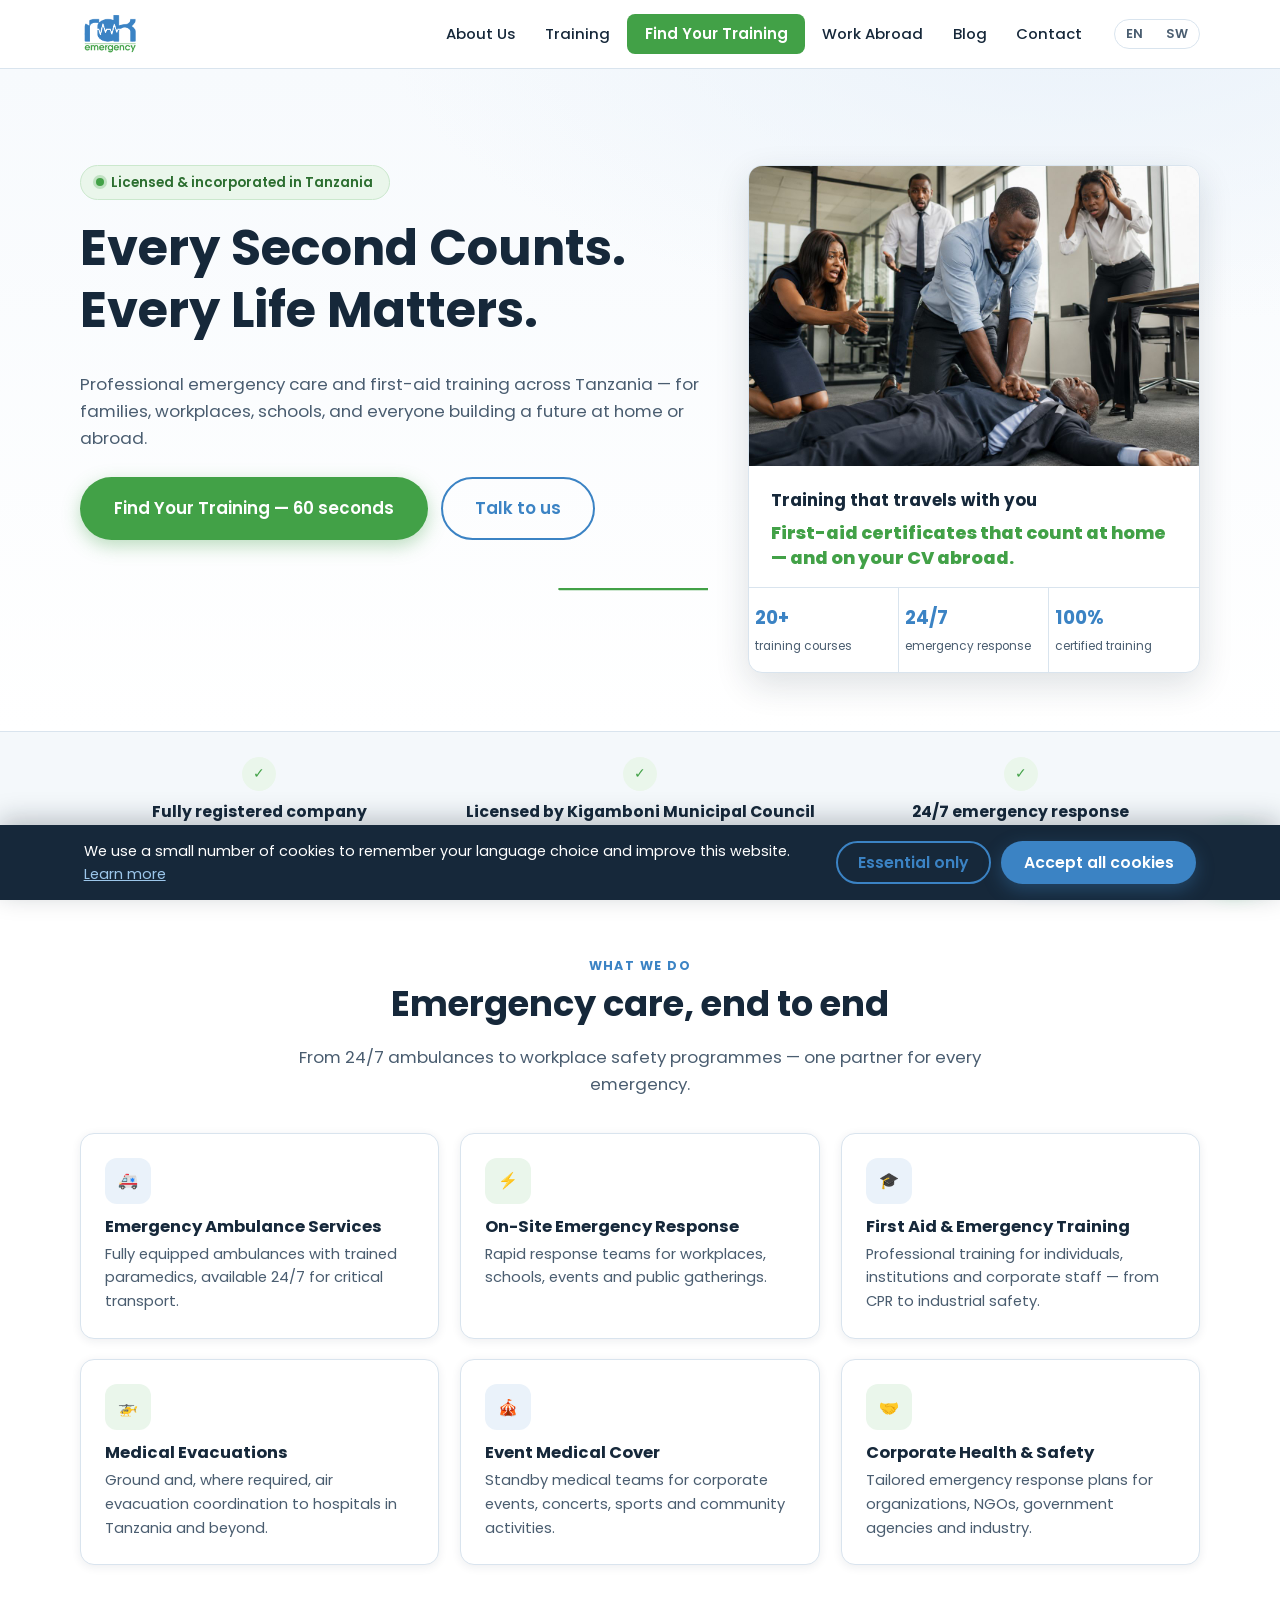
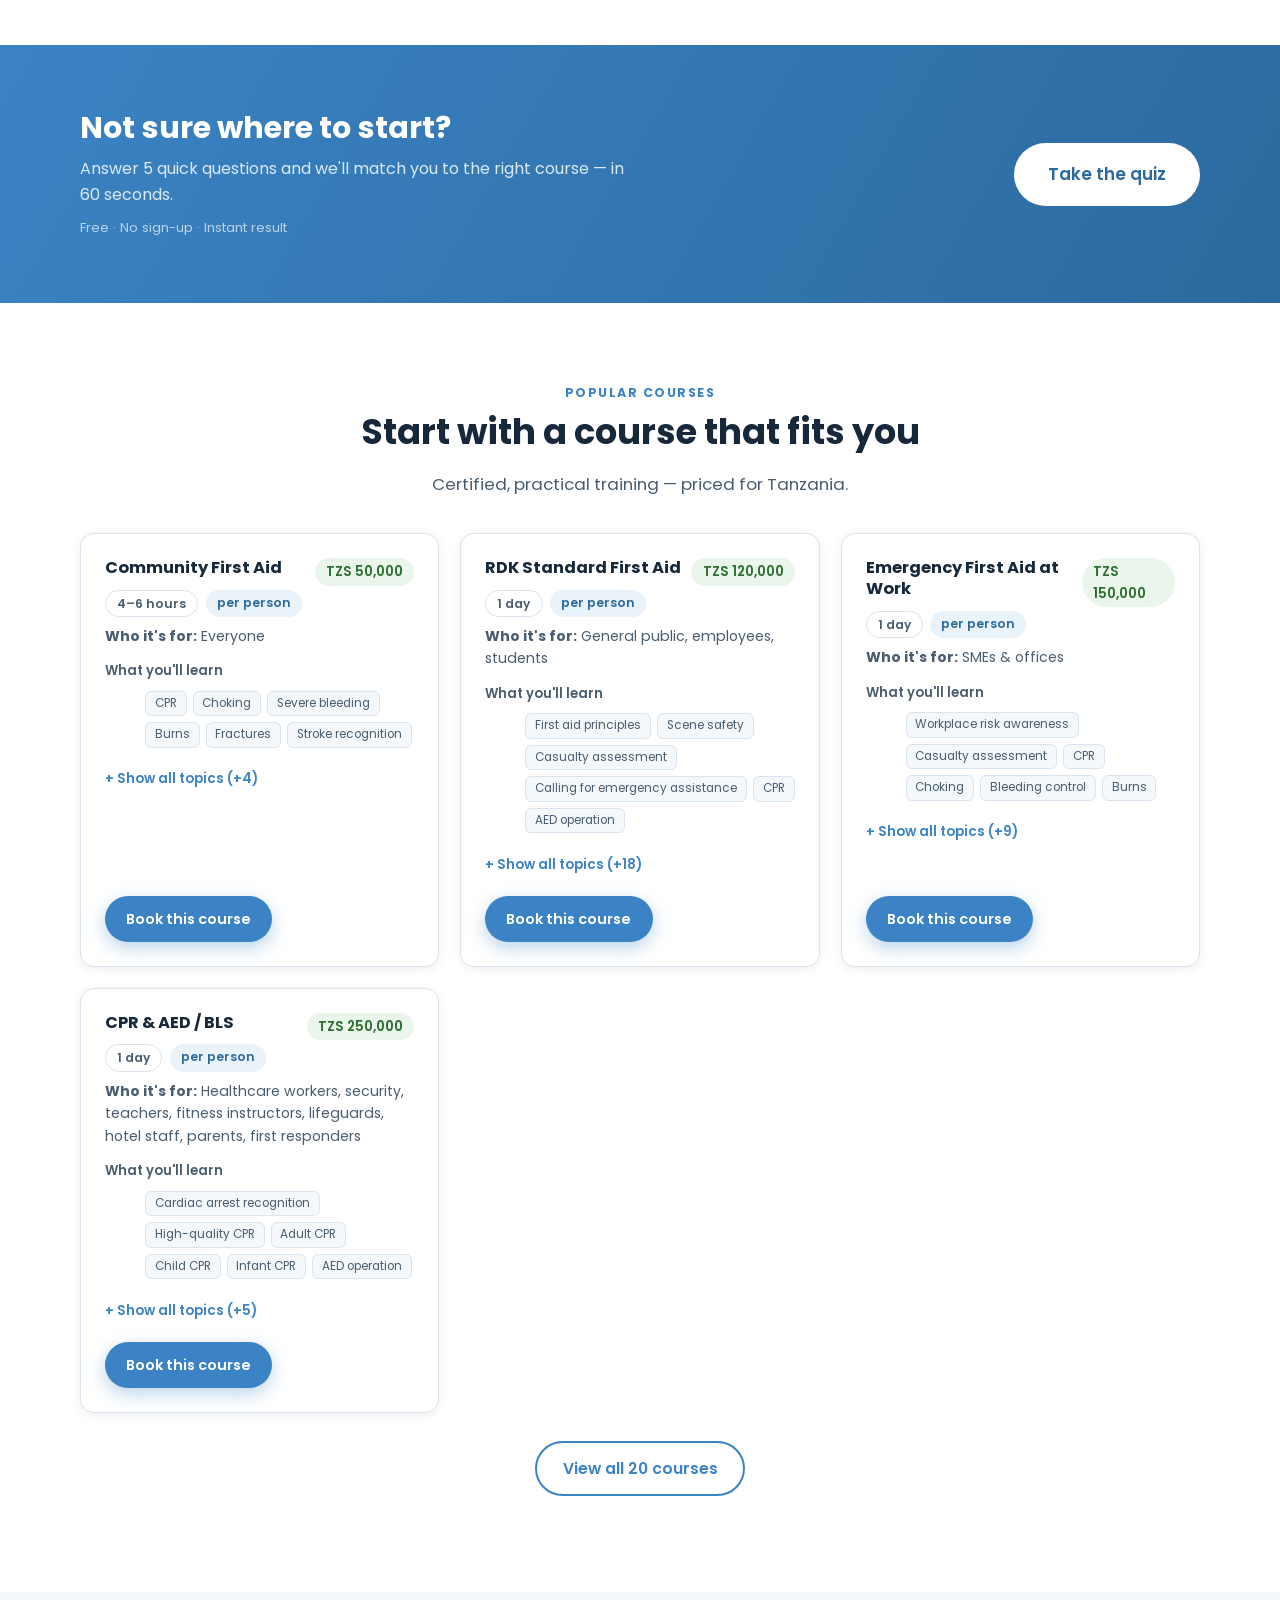
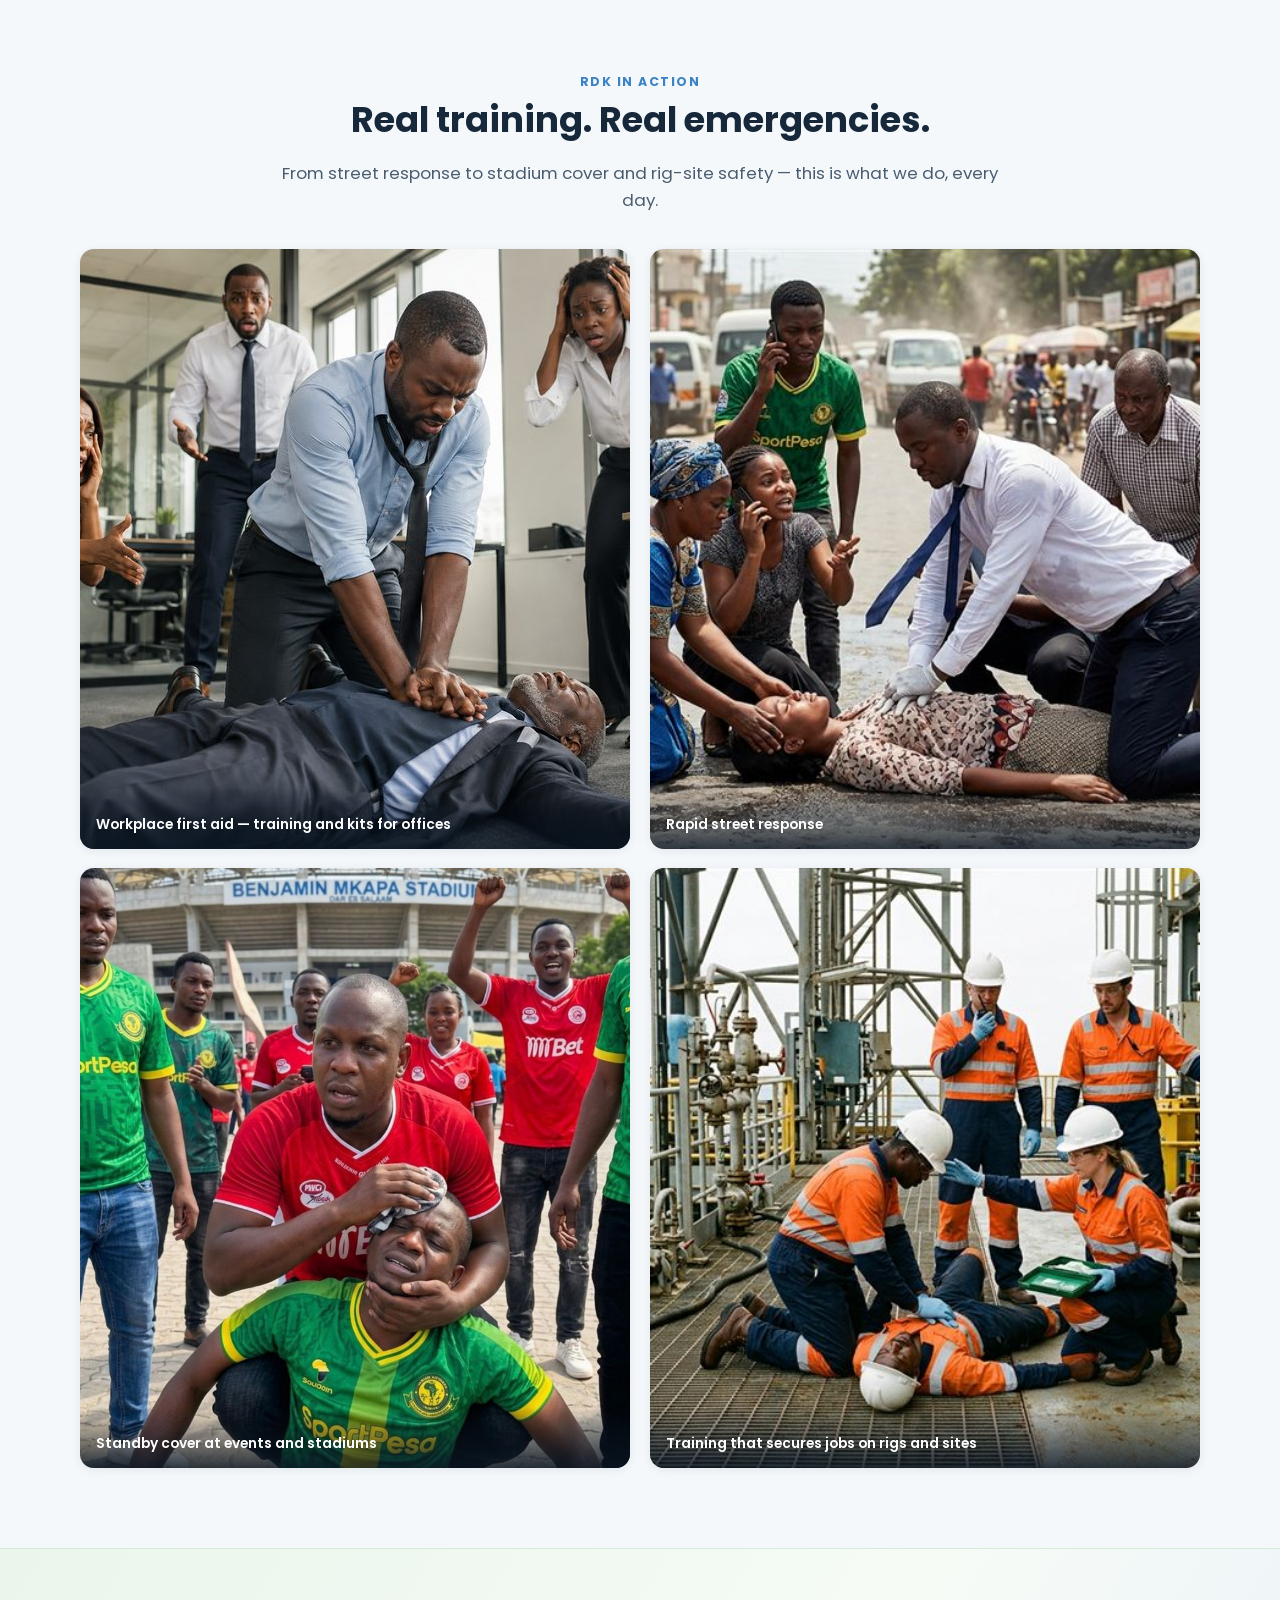
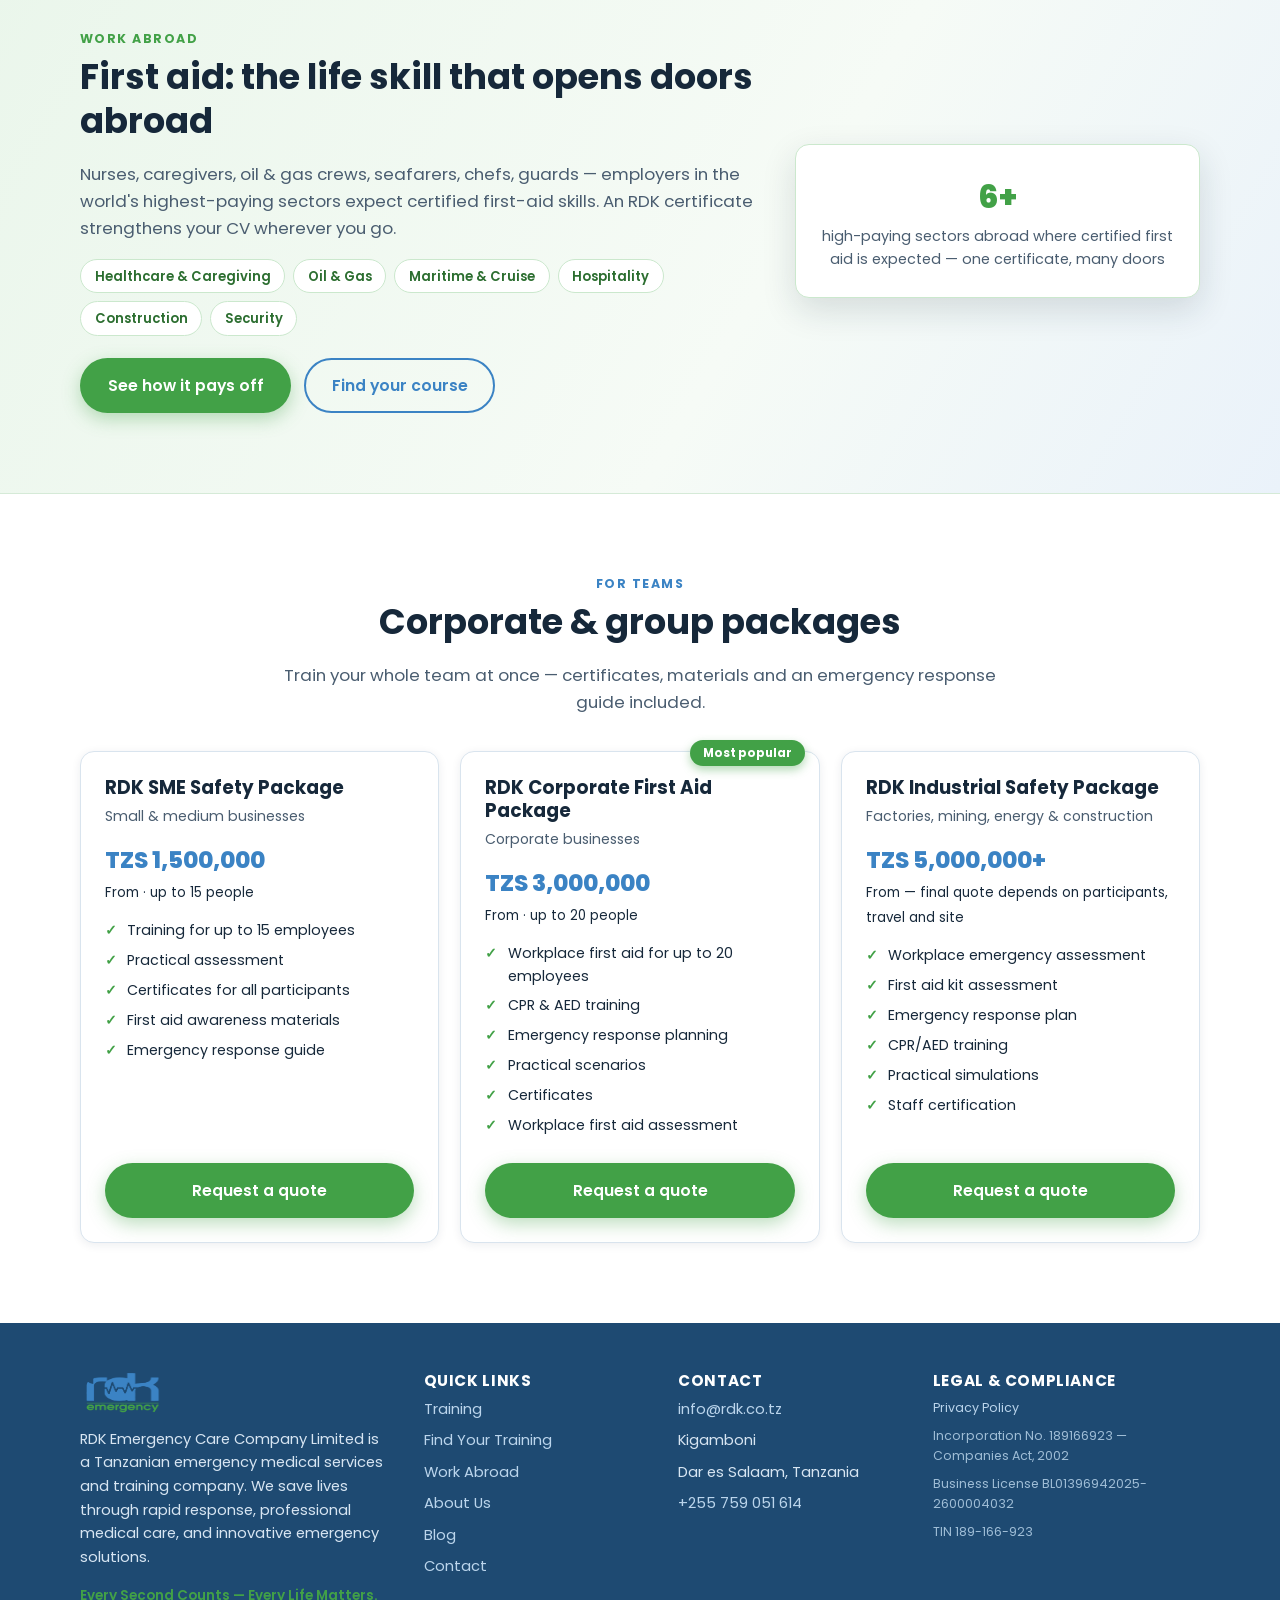
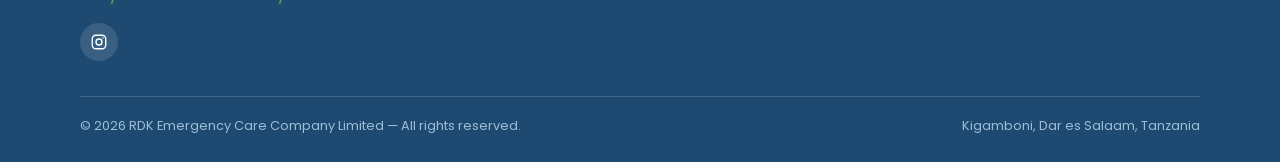
<file: index.html>
<!DOCTYPE html>
<html lang="en">
<head>
  <meta charset="UTF-8">
  <meta name="viewport" content="width=device-width, initial-scale=1.0">
  <title>RDK Emergency Care — Every Second Counts, Every Life Matters</title>
  <meta name="description" content="Professional emergency care and first-aid training in Tanzania. Ambulance services, workplace safety training, and internationally aligned first-aid certificates.">
  <link rel="icon" type="image/png" href="assets/img/favicon.png">
  <link rel="canonical" href="https://www.rdk.co.tz/">
  <meta property="og:type" content="website">
  <meta property="og:site_name" content="RDK Emergency Care">
  <meta property="og:url" content="https://www.rdk.co.tz/">
  <meta property="og:title" content="RDK Emergency Care — Every Second Counts, Every Life Matters">
  <meta property="og:description" content="Professional emergency care and first-aid training in Tanzania. Ambulance services, workplace safety training, and internationally aligned first-aid certificates.">
  <meta property="og:image" content="https://www.rdk.co.tz/assets/img/og-image.jpg">
  <meta property="og:image:width" content="1200">
  <meta property="og:image:height" content="630">
  <meta name="twitter:card" content="summary_large_image">
  <meta name="twitter:title" content="RDK Emergency Care — Every Second Counts, Every Life Matters">
  <meta name="twitter:description" content="Professional emergency care and first-aid training in Tanzania. Ambulance services, workplace safety training, and internationally aligned first-aid certificates.">
  <meta name="twitter:image" content="https://www.rdk.co.tz/assets/img/og-image.jpg">
  <link rel="preconnect" href="https://fonts.googleapis.com">
  <link rel="preconnect" href="https://fonts.gstatic.com" crossorigin>
  <link href="https://fonts.googleapis.com/css2?family=Poppins:wght@400;500;600;700;800&display=swap" rel="stylesheet">
  <link rel="stylesheet" href="assets/css/styles.css">
  <script type="application/ld+json">
{
  "@context": "https://schema.org",
  "@type": "LocalBusiness",
  "@id": "https://www.rdk.co.tz/#organization",
  "name": "RDK Emergency Care",
  "description": "Professional emergency care and first-aid training in Tanzania. Ambulance services, workplace safety training, and internationally aligned first-aid certificates.",
  "url": "https://www.rdk.co.tz/",
  "logo": "https://www.rdk.co.tz/assets/img/rdk-logo.png",
  "image": "https://www.rdk.co.tz/assets/img/og-image.jpg",
  "telephone": "+255759051614",
  "email": "info@rdk.co.tz",
  "address": {
    "@type": "PostalAddress",
    "streetAddress": "Kigamboni, P.O. Box Kigamboni",
    "addressLocality": "Dar es Salaam",
    "addressCountry": "TZ"
  },
  "sameAs": [
    "https://www.instagram.com/rdk.co.tz"
  ],
  "areaServed": "Tanzania"
}
  </script>
</head>
<body>

  <div id="nav-mount"></div>

  <!-- Hero -->
  <section class="hero">
    <div class="container">
      <div class="hero-grid">
        <div>
          <span class="hero-badge" data-i18n="hero.badge"></span>
          <h1><span data-i18n="hero.title"></span></h1>
          <p class="lead" data-i18n="hero.sub"></p>
          <div class="btn-row">
            <a class="btn btn-accent btn-lg" href="quiz.html" data-i18n="hero.ctaQuiz"></a>
            <a class="btn btn-outline btn-lg" href="contact.html" data-i18n="hero.ctaContact"></a>
          </div>
          <svg class="ekg" viewBox="0 0 640 60" preserveAspectRatio="none" aria-hidden="true">
            <path d="M0 30 H90 L110 30 125 8 140 52 155 30 H250 L268 30 282 14 296 46 310 30 H420 L438 30 452 6 468 54 484 30 H640"/>
          </svg>
        </div>
        <aside class="hero-card" aria-label="RDK quick facts">
          <img class="hero-photo" src="assets/img/hero-firstaid.jpg" alt="RDK first-aid training session at an office" width="1200" height="800" loading="lazy">
          <div style="padding:1.3rem 1.4rem 1.1rem;">
            <p style="font-weight:700; font-size:1.05rem; margin-bottom:.35em;" data-i18n="hero.cardTitle"></p>
            <p class="hero-emph" data-i18n="hero.cardSub"></p>
          </div>
          <div style="display:grid; grid-template-columns:1fr 1fr 1fr; border-top:1px solid var(--line);">
            <div style="padding:.9rem .4rem; border-right:1px solid var(--line);">
              <strong style="display:block; color:var(--brand); font-size:1.15rem;">20+</strong>
              <span style="font-size:.74rem; color:var(--ink-soft);" data-i18n="hero.statCourses"></span>
            </div>
            <div style="padding:.9rem .4rem; border-right:1px solid var(--line);">
              <strong style="display:block; color:var(--brand); font-size:1.15rem;">24/7</strong>
              <span style="font-size:.74rem; color:var(--ink-soft);" data-i18n="hero.statResponse"></span>
            </div>
            <div style="padding:.9rem .4rem;">
              <strong style="display:block; color:var(--brand); font-size:1.15rem;">100%</strong>
              <span style="font-size:.74rem; color:var(--ink-soft);" data-i18n="hero.statCertified"></span>
            </div>
          </div>
        </aside>
      </div>
    </div>
  </section>

  <!-- Trust bar -->
  <section class="trust" aria-label="Credentials">
    <div class="container">
      <div class="trust-grid">
        <div class="trust-item">
          <span class="tick">✓</span>
          <strong data-i18n="trust.registered"></strong>
          <span data-i18n="trust.registeredNo"></span>
        </div>
        <div class="trust-item">
          <span class="tick">✓</span>
          <strong data-i18n="trust.licensed"></strong>
          <span data-i18n="trust.licensedNo"></span>
        </div>
        <div class="trust-item">
          <span class="tick">✓</span>
          <strong data-i18n="trust.always"></strong>
          <span data-i18n="trust.alwaysSub"></span>
        </div>
      </div>
    </div>
  </section>

  <!-- Services -->
  <section class="section" id="services">
    <div class="container">
      <div class="section-head center reveal">
        <span class="eyebrow" data-i18n="services.eyebrow"></span>
        <h2 data-i18n="services.title"></h2>
        <p class="lead" data-i18n="services.sub"></p>
      </div>
      <div class="svc-grid">
        <div class="card svc-card reveal">
          <span class="chip">🚑</span>
          <h3 data-i18n="svc.ambulance.t"></h3>
          <p class="muted mb-0" data-i18n="svc.ambulance.d"></p>
        </div>
        <div class="card svc-card reveal">
          <span class="chip green">⚡</span>
          <h3 data-i18n="svc.onsite.t"></h3>
          <p class="muted mb-0" data-i18n="svc.onsite.d"></p>
        </div>
        <div class="card svc-card reveal">
          <span class="chip">🎓</span>
          <h3 data-i18n="svc.training.t"></h3>
          <p class="muted mb-0" data-i18n="svc.training.d"></p>
        </div>
        <div class="card svc-card reveal">
          <span class="chip green">🚁</span>
          <h3 data-i18n="svc.evac.t"></h3>
          <p class="muted mb-0" data-i18n="svc.evac.d"></p>
        </div>
        <div class="card svc-card reveal">
          <span class="chip">🎪</span>
          <h3 data-i18n="svc.event.t"></h3>
          <p class="muted mb-0" data-i18n="svc.event.d"></p>
        </div>
        <div class="card svc-card reveal">
          <span class="chip green">🤝</span>
          <h3 data-i18n="svc.corporate.t"></h3>
          <p class="muted mb-0" data-i18n="svc.corporate.d"></p>
        </div>
      </div>
    </div>
  </section>

  <!-- Quiz band -->
  <section class="quiz-band" aria-label="Training quiz">
    <div class="container quiz-band-inner">
      <div>
        <h2 data-i18n="quizband.title"></h2>
        <p data-i18n="quizband.sub"></p>
        <span class="note" data-i18n="quizband.note"></span>
      </div>
      <a class="btn btn-white btn-lg" href="quiz.html" data-i18n="quizband.cta"></a>
    </div>
  </section>

  <!-- Featured courses -->
  <section class="section">
    <div class="container">
      <div class="section-head center reveal">
        <span class="eyebrow" data-i18n="featured.eyebrow"></span>
        <h2 data-i18n="featured.title"></h2>
        <p class="lead" data-i18n="featured.sub"></p>
      </div>
      <div class="card-grid cols-3" id="featured-courses"></div>
      <p class="center mt-3">
        <a class="btn btn-outline" href="training.html" data-i18n="featured.all"></a>
      </p>
    </div>
  </section>

  <!-- Photo gallery -->
  <section class="section section-soft" id="gallery">
    <div class="container">
      <div class="section-head center reveal">
        <span class="eyebrow" data-i18n="gallery.eyebrow"></span>
        <h2 data-i18n="gallery.title"></h2>
        <p class="lead" data-i18n="gallery.sub"></p>
      </div>
      <div class="gallery-grid" id="gallery-grid"></div>
    </div>
  </section>

  <!-- Work abroad teaser -->
  <section class="section abroad-teaser" id="work-abroad">
    <div class="container abroad-inner">
      <div class="reveal">
        <div class="section-head" style="margin-bottom:.8rem;">
          <span class="eyebrow" data-i18n="abroad.eyebrow"></span>
          <h2 data-i18n="abroad.title"></h2>
          <p class="lead" data-i18n="abroad.sub"></p>
        </div>
        <div class="abroad-sectors" aria-label="High-paying sectors">
          <span>Healthcare &amp; Caregiving</span><span>Oil &amp; Gas</span><span>Maritime &amp; Cruise</span>
          <span>Hospitality</span><span>Construction</span><span>Security</span>
        </div>
        <div class="btn-row">
          <a class="btn btn-accent" href="work-abroad.html" data-i18n="abroad.cta"></a>
          <a class="btn btn-outline" href="quiz.html" data-i18n="abroad.cta2"></a>
        </div>
      </div>
      <aside class="abroad-card reveal">
        <span class="big">6+</span>
        <p data-i18n="abroad.sectorsCount"></p>
      </aside>
    </div>
  </section>

  <!-- Packages -->
  <section class="section" id="packages">
    <div class="container">
      <div class="section-head center reveal">
        <span class="eyebrow" data-i18n="packages.eyebrow"></span>
        <h2 data-i18n="packages.title"></h2>
        <p class="lead" data-i18n="packages.sub"></p>
      </div>
      <div class="card-grid cols-3" id="packages-grid" data-packages="sme,corporate,industrial-package"></div>
    </div>
  </section>

  <div id="footer-mount"></div>

  <script src="assets/js/config.js"></script>
  <script src="assets/js/i18n.js"></script>
  <script src="assets/js/data.js"></script>
  <script src="assets/js/main.js"></script>
  <script src="assets/js/cookies.js"></script>
</body>
</html>
</file>
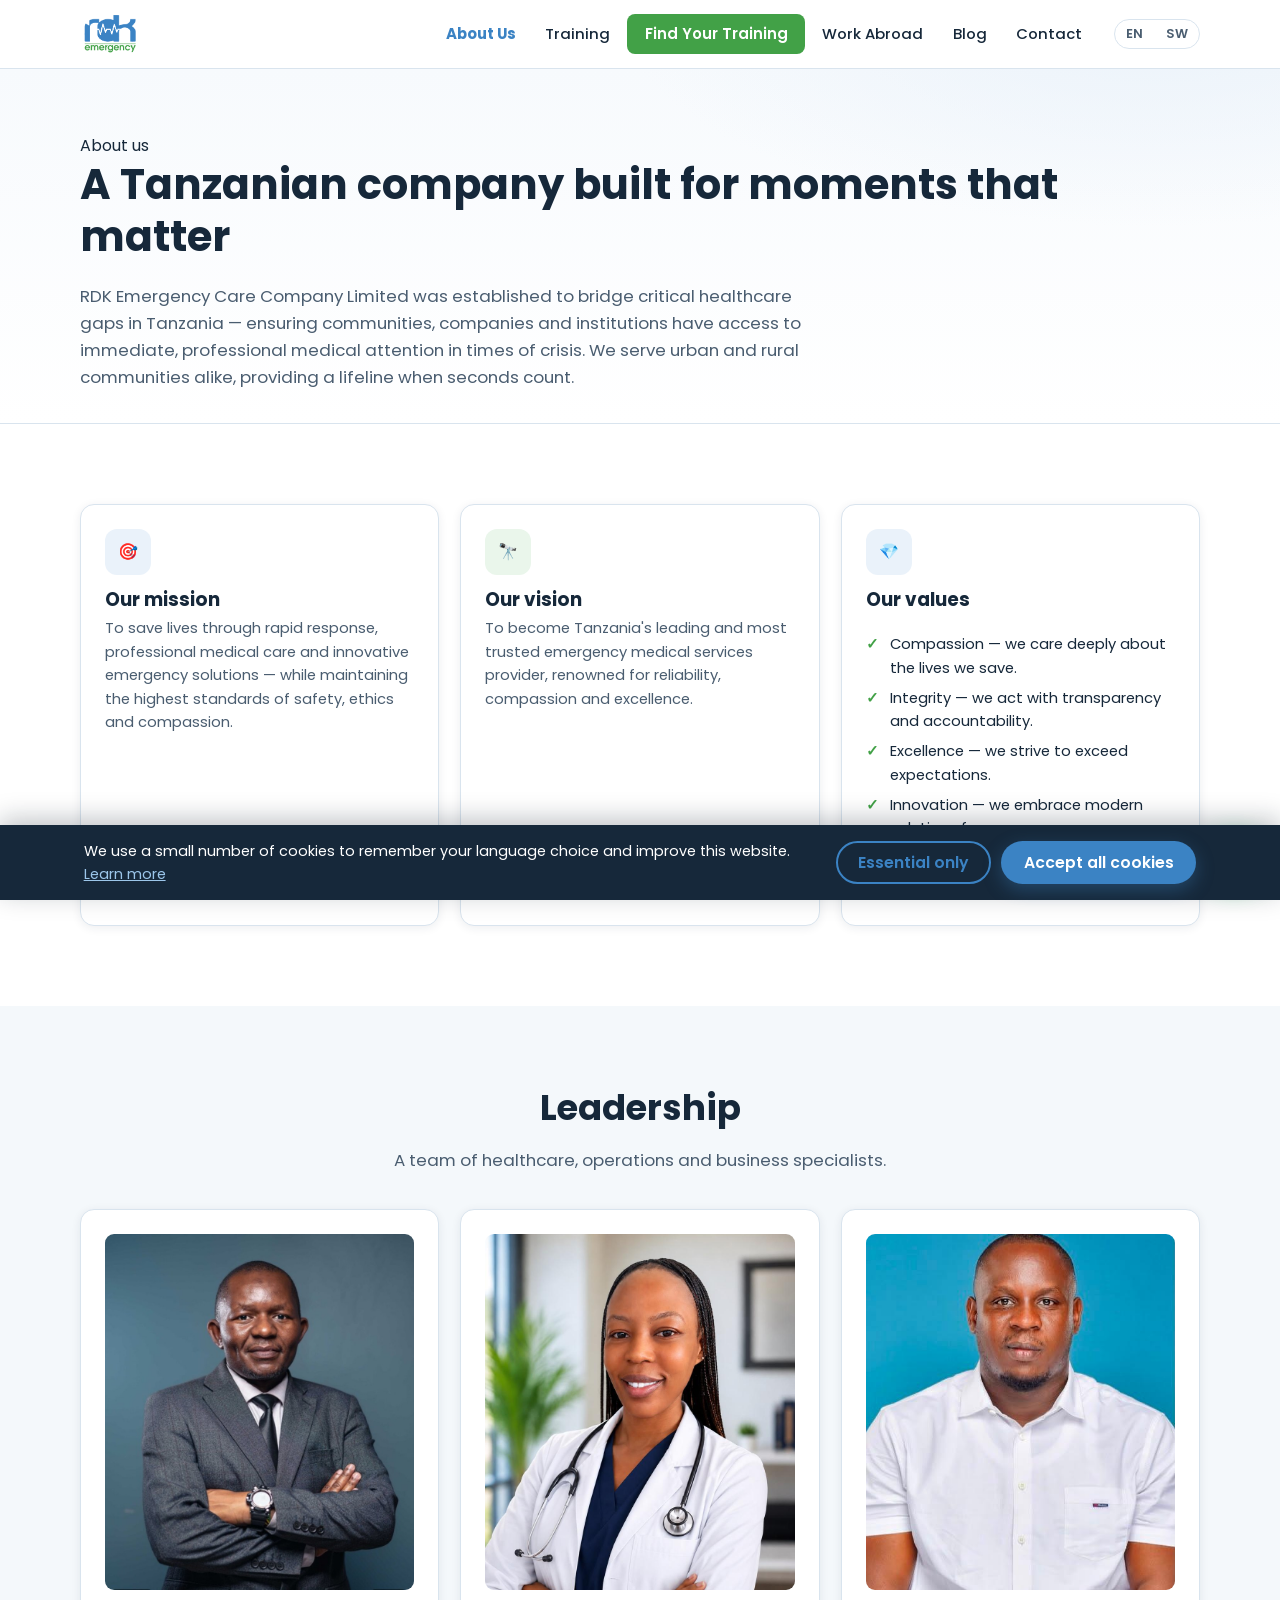
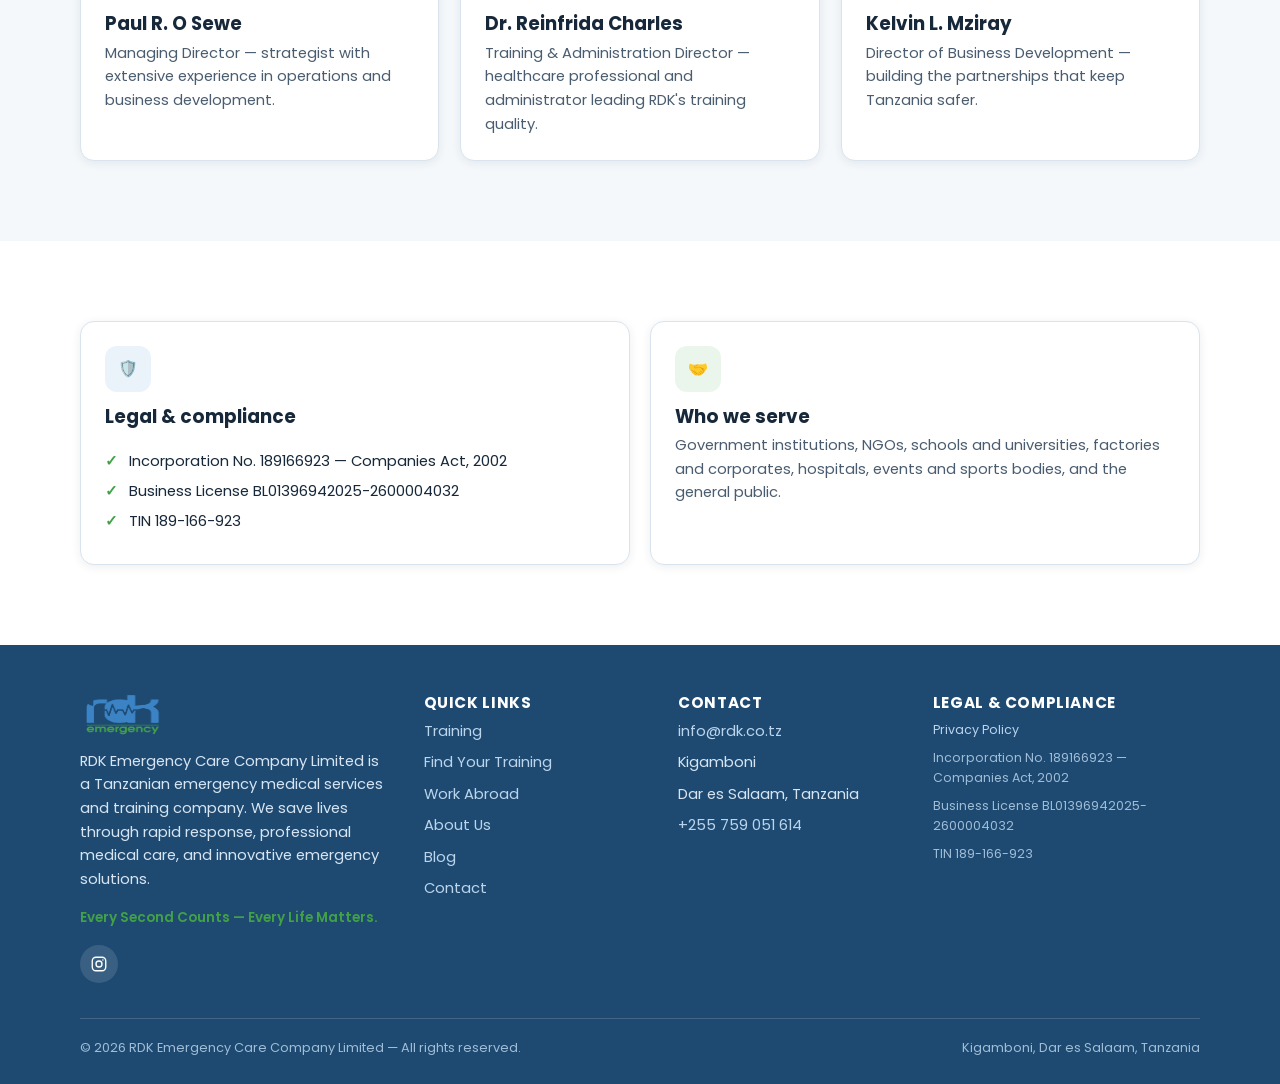
<file: about.html>
<!DOCTYPE html>
<html lang="en">
<head>
  <meta charset="UTF-8">
  <meta name="viewport" content="width=device-width, initial-scale=1.0">
  <title>About Us — RDK Emergency Care</title>
  <meta name="description" content="RDK Emergency Care Company Limited: a fully registered Tanzanian emergency medical services and training company based in Kigamboni, Dar es Salaam.">
  <link rel="icon" type="image/png" href="assets/img/favicon.png">
  <link rel="canonical" href="https://www.rdk.co.tz/about.html">
  <meta property="og:type" content="website">
  <meta property="og:site_name" content="RDK Emergency Care">
  <meta property="og:url" content="https://www.rdk.co.tz/about.html">
  <meta property="og:title" content="About Us — RDK Emergency Care">
  <meta property="og:description" content="RDK Emergency Care Company Limited: a fully registered Tanzanian emergency medical services and training company based in Kigamboni, Dar es Salaam.">
  <meta property="og:image" content="https://www.rdk.co.tz/assets/img/og-image.jpg">
  <meta property="og:image:width" content="1200">
  <meta property="og:image:height" content="630">
  <meta name="twitter:card" content="summary_large_image">
  <meta name="twitter:title" content="About Us — RDK Emergency Care">
  <meta name="twitter:description" content="RDK Emergency Care Company Limited: a fully registered Tanzanian emergency medical services and training company based in Kigamboni, Dar es Salaam.">
  <meta name="twitter:image" content="https://www.rdk.co.tz/assets/img/og-image.jpg">
  <link rel="preconnect" href="https://fonts.googleapis.com">
  <link rel="preconnect" href="https://fonts.gstatic.com" crossorigin>
  <link href="https://fonts.googleapis.com/css2?family=Poppins:wght@400;500;600;700;800&display=swap" rel="stylesheet">
  <link rel="stylesheet" href="assets/css/styles.css">
</head>
<body>

  <div id="nav-mount"></div>

  <section class="page-hero">
    <div class="container">
      <span class="eyebrow" data-i18n="about.eyebrow"></span>
      <h1 data-i18n="about.title"></h1>
      <p class="lead" data-i18n="about.story"></p>
    </div>
  </section>

  <!-- Mission / Vision / Values -->
  <section class="section">
    <div class="container">
      <div class="card-grid cols-3">
        <div class="card">
          <span class="chip">🎯</span>
          <h3 data-i18n="about.missionTitle"></h3>
          <p class="muted mb-0" data-i18n="about.mission"></p>
        </div>
        <div class="card">
          <span class="chip green">🔭</span>
          <h3 data-i18n="about.visionTitle"></h3>
          <p class="muted mb-0" data-i18n="about.vision"></p>
        </div>
        <div class="card">
          <span class="chip">💎</span>
          <h3 data-i18n="about.valuesTitle"></h3>
          <ul class="why-list">
            <li data-i18n="about.val.compassion"></li>
            <li data-i18n="about.val.integrity"></li>
            <li data-i18n="about.val.excellence"></li>
            <li data-i18n="about.val.innovation"></li>
            <li data-i18n="about.val.community"></li>
          </ul>
        </div>
      </div>
    </div>
  </section>

  <!-- Leadership -->
  <section class="section section-soft">
    <div class="container">
      <div class="section-head center">
        <h2 data-i18n="about.teamTitle"></h2>
        <p class="lead" data-i18n="about.teamSub"></p>
      </div>
      <div class="card-grid cols-3">
        <div class="card leader-card">
          <img src="assets/img/leader-paul.jpg" alt="Paul R. O Sewe" loading="lazy">
          <h3 class="mt-2 mb-0">Paul R. O Sewe</h3>
          <p class="muted mb-0" data-i18n="about.leader.paul"></p>
        </div>
        <div class="card leader-card">
          <img src="assets/img/leader-reinfrida.jpg" alt="Dr. Reinfrida Charles" loading="lazy">
          <h3 class="mt-2 mb-0">Dr. Reinfrida Charles</h3>
          <p class="muted mb-0" data-i18n="about.leader.reinfrida"></p>
        </div>
        <div class="card leader-card">
          <img src="assets/img/leader-kelvin.jpg" alt="Kelvin L. Mziray" loading="lazy">
          <h3 class="mt-2 mb-0">Kelvin L. Mziray</h3>
          <p class="muted mb-0" data-i18n="about.leader.kelvin"></p>
        </div>
      </div>
    </div>
  </section>

  <!-- Legal & clients -->
  <section class="section">
    <div class="container">
      <div class="card-grid">
        <div class="card">
          <span class="chip">🛡️</span>
          <h3 data-i18n="about.legalTitle"></h3>
          <ul class="why-list">
            <li data-i18n="footer.incorp"></li>
            <li data-i18n="footer.license"></li>
            <li data-i18n="footer.tin"></li>
          </ul>
        </div>
        <div class="card">
          <span class="chip green">🤝</span>
          <h3 data-i18n="about.clientsTitle"></h3>
          <p class="muted mb-0" data-i18n="about.clientsSub"></p>
        </div>
      </div>
    </div>
  </section>

  <div id="footer-mount"></div>

  <script src="assets/js/config.js"></script>
  <script src="assets/js/i18n.js"></script>
  <script src="assets/js/data.js"></script>
  <script src="assets/js/main.js"></script>
  <script src="assets/js/cookies.js"></script>
</body>
</html>
</file>
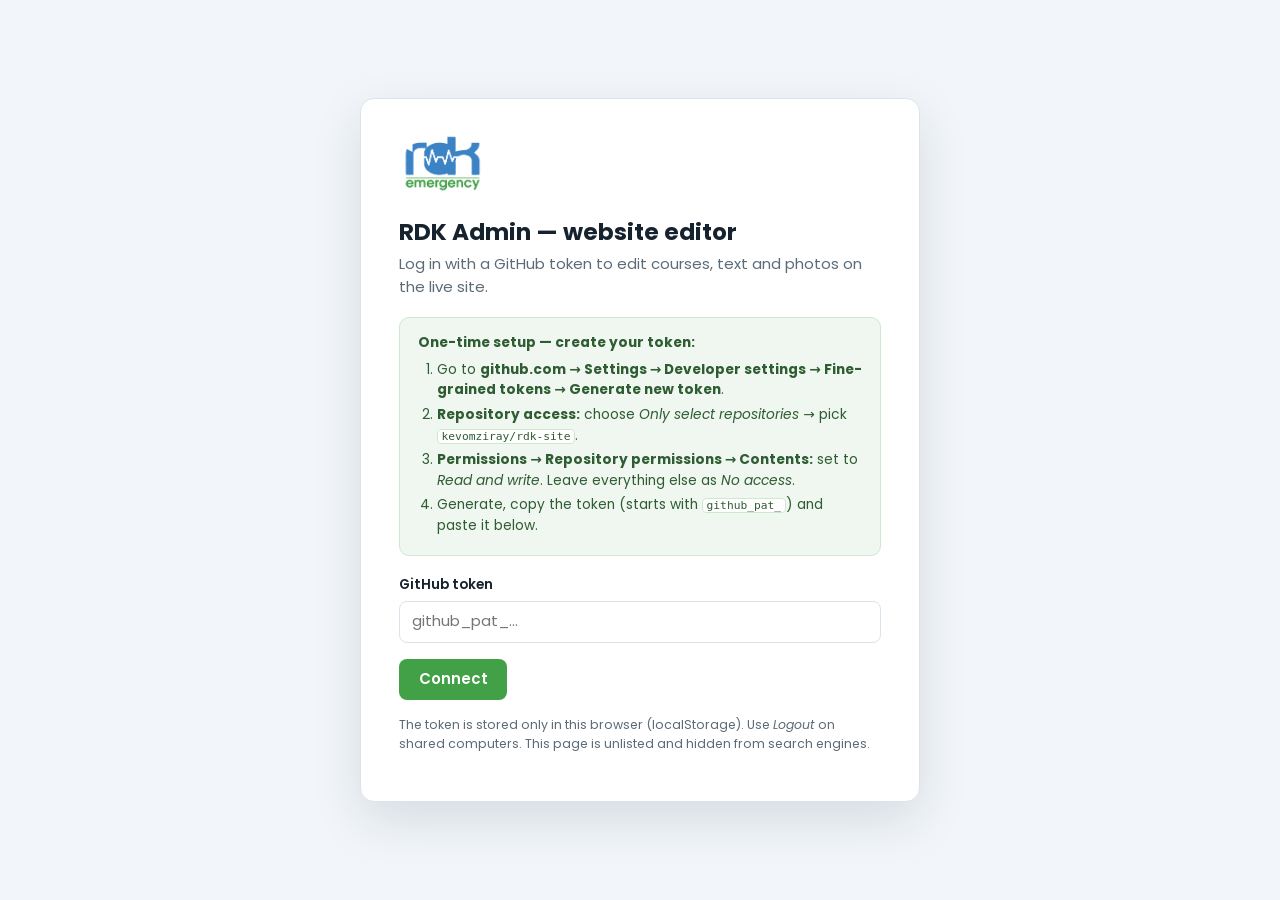
<file: admin.html>
<!DOCTYPE html>
<html lang="en">
<head>
  <meta charset="UTF-8">
  <meta name="viewport" content="width=device-width, initial-scale=1.0">
  <meta name="robots" content="noindex, nofollow">
  <title>RDK Admin</title>
  <link rel="icon" type="image/png" href="assets/img/favicon.png">
  <link rel="preconnect" href="https://fonts.googleapis.com">
  <link rel="preconnect" href="https://fonts.gstatic.com" crossorigin>
  <link href="https://fonts.googleapis.com/css2?family=Poppins:wght@400;500;600;700;800&display=swap" rel="stylesheet">
  <link rel="stylesheet" href="assets/css/admin.css">
</head>
<body>
  <div id="admin-root"></div>
  <script src="assets/js/admin.js"></script>
</body>
</html>
</file>
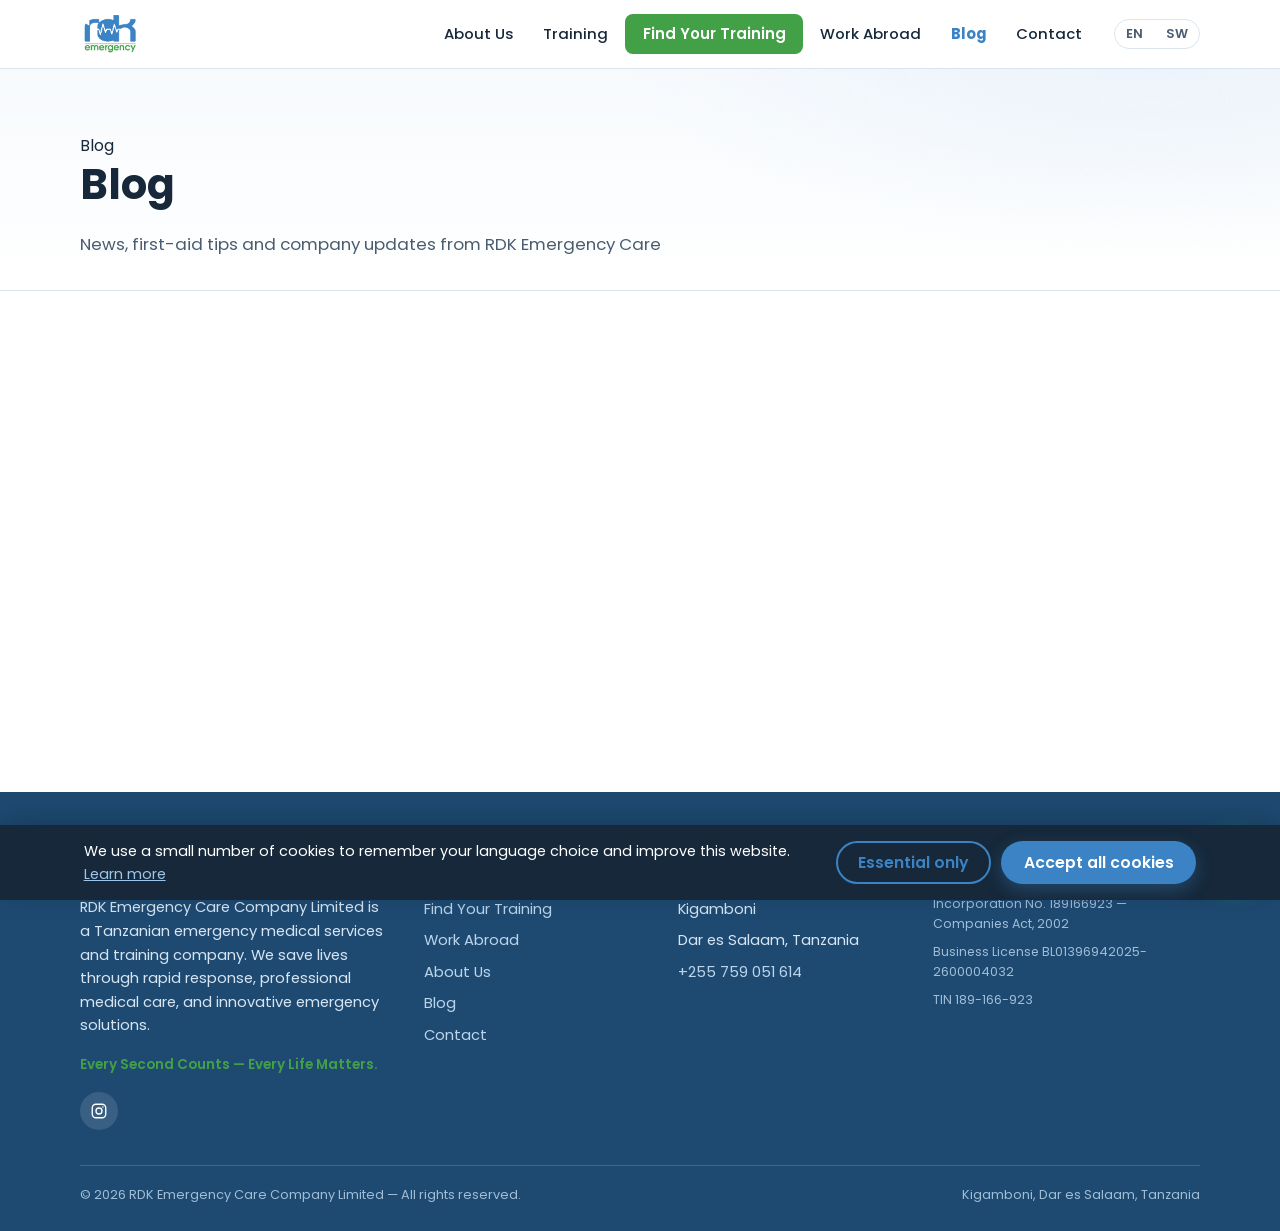
<file: blog.html>
<!DOCTYPE html>
<html lang="en">
<head>
  <meta charset="UTF-8">
  <meta name="viewport" content="width=device-width, initial-scale=1.0">
  <title>Blog — RDK Emergency Care</title>
  <meta name="description" content="News, first-aid tips and company updates from RDK Emergency Care — emergency care and first-aid training in Tanzania.">
  <link rel="icon" type="image/png" href="assets/img/favicon.png">
  <link rel="canonical" href="https://www.rdk.co.tz/blog.html">
  <meta property="og:type" content="website">
  <meta property="og:site_name" content="RDK Emergency Care">
  <meta property="og:url" content="https://www.rdk.co.tz/blog.html">
  <meta property="og:title" content="Blog — RDK Emergency Care">
  <meta property="og:description" content="News, first-aid tips and company updates from RDK Emergency Care — emergency care and first-aid training in Tanzania.">
  <meta property="og:image" content="https://www.rdk.co.tz/assets/img/og-image.jpg">
  <meta property="og:image:width" content="1200">
  <meta property="og:image:height" content="630">
  <meta name="twitter:card" content="summary_large_image">
  <meta name="twitter:title" content="Blog — RDK Emergency Care">
  <meta name="twitter:description" content="News, first-aid tips and company updates from RDK Emergency Care — emergency care and first-aid training in Tanzania.">
  <meta name="twitter:image" content="https://www.rdk.co.tz/assets/img/og-image.jpg">
  <link rel="preconnect" href="https://fonts.googleapis.com">
  <link rel="preconnect" href="https://fonts.gstatic.com" crossorigin>
  <link href="https://fonts.googleapis.com/css2?family=Poppins:wght@400;500;600;700;800&display=swap" rel="stylesheet">
  <link rel="stylesheet" href="assets/css/styles.css">
</head>
<body>

  <div id="nav-mount"></div>

  <section class="page-hero">
    <div class="container">
      <span class="eyebrow" data-i18n="nav.blog"></span>
      <h1 data-i18n="nav.blog"></h1>
      <p class="lead" data-i18n="blog.sub"></p>
    </div>
  </section>

  <section class="section">
    <div class="container">
      <div id="blog-list"></div>
      <div id="blog-post" class="hidden"></div>
    </div>
  </section>

  <div id="footer-mount"></div>

  <script src="assets/js/config.js"></script>
  <script src="assets/js/i18n.js"></script>
  <script src="assets/js/posts.js"></script>
  <script src="assets/js/main.js"></script>
  <script src="assets/js/blog.js"></script>
  <script src="assets/js/cookies.js"></script>
</body>
</html>
</file>
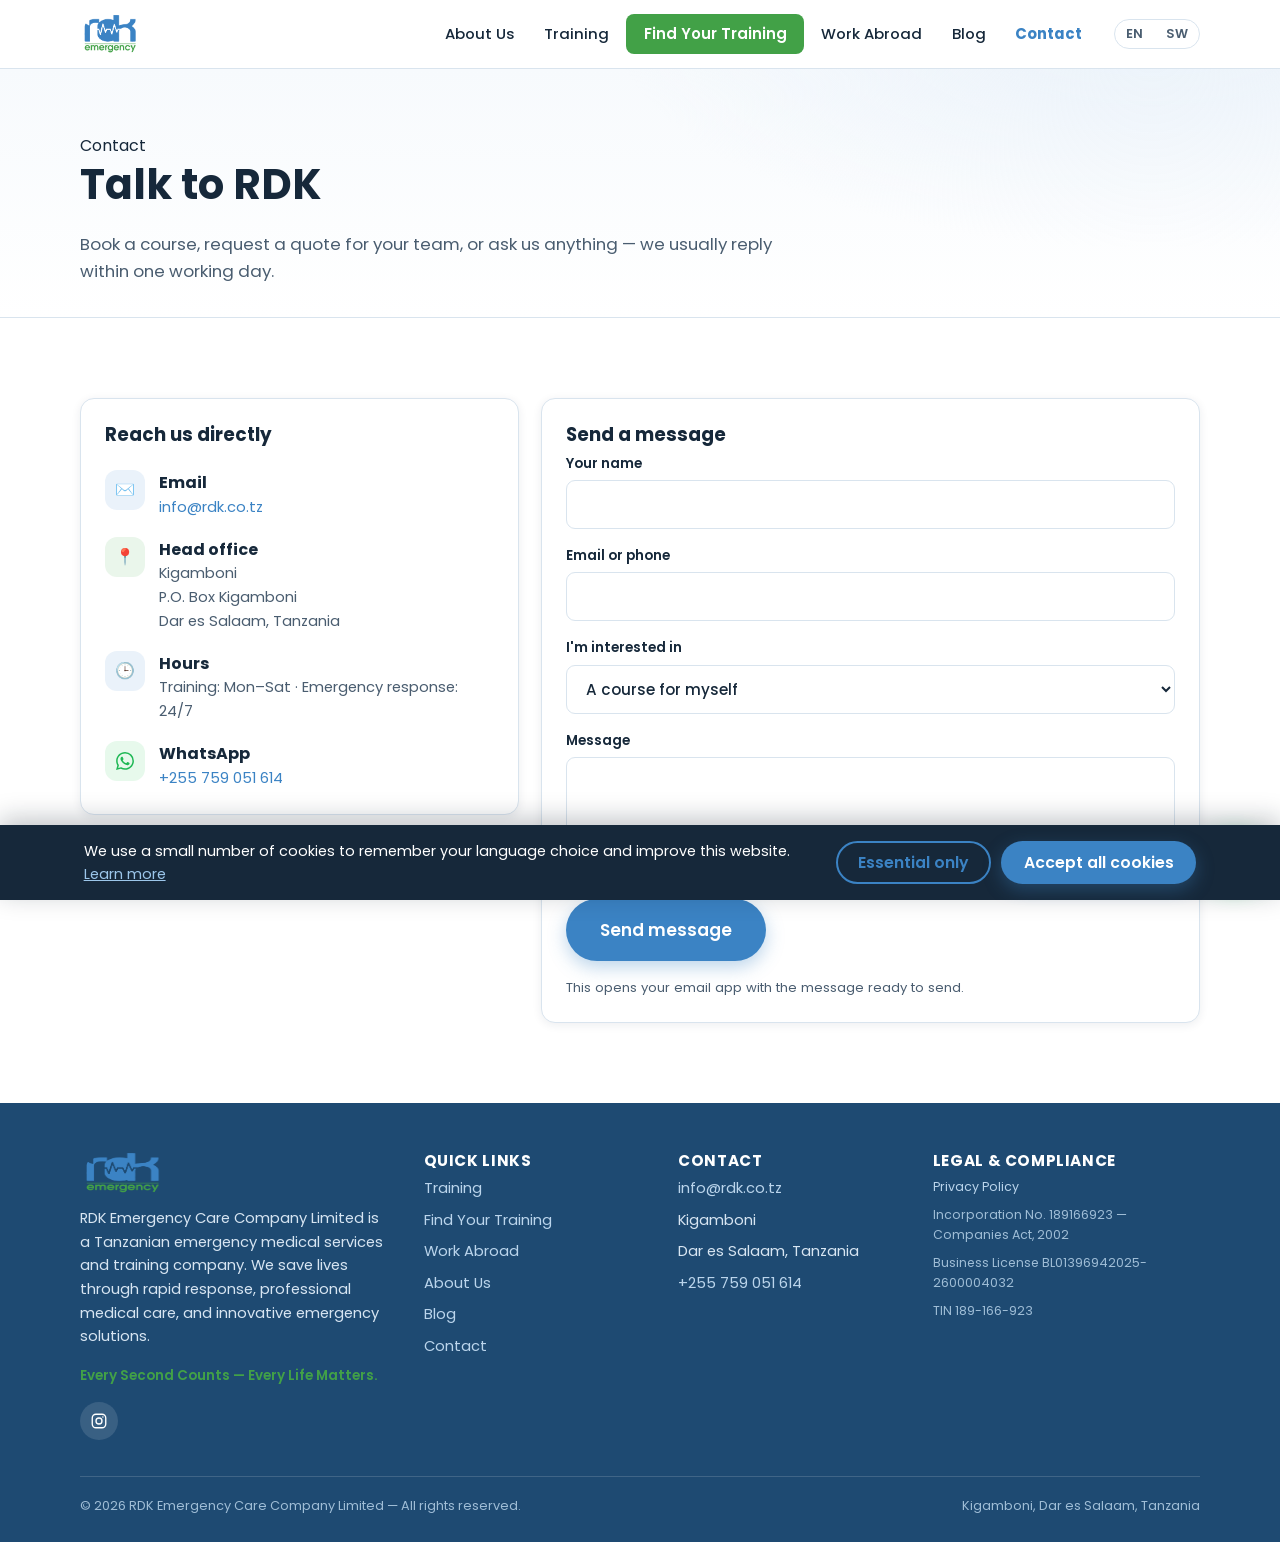
<file: contact.html>
<!DOCTYPE html>
<html lang="en">
<head>
  <meta charset="UTF-8">
  <meta name="viewport" content="width=device-width, initial-scale=1.0">
  <title>Contact — RDK Emergency Care</title>
  <meta name="description" content="Book a first-aid course, request a corporate quote, or ask RDK Emergency Care anything. Based in Kigamboni, Dar es Salaam.">
  <link rel="icon" type="image/png" href="assets/img/favicon.png">
  <link rel="canonical" href="https://www.rdk.co.tz/contact.html">
  <meta property="og:type" content="website">
  <meta property="og:site_name" content="RDK Emergency Care">
  <meta property="og:url" content="https://www.rdk.co.tz/contact.html">
  <meta property="og:title" content="Contact — RDK Emergency Care">
  <meta property="og:description" content="Book a first-aid course, request a corporate quote, or ask RDK Emergency Care anything. Based in Kigamboni, Dar es Salaam.">
  <meta property="og:image" content="https://www.rdk.co.tz/assets/img/og-image.jpg">
  <meta property="og:image:width" content="1200">
  <meta property="og:image:height" content="630">
  <meta name="twitter:card" content="summary_large_image">
  <meta name="twitter:title" content="Contact — RDK Emergency Care">
  <meta name="twitter:description" content="Book a first-aid course, request a corporate quote, or ask RDK Emergency Care anything. Based in Kigamboni, Dar es Salaam.">
  <meta name="twitter:image" content="https://www.rdk.co.tz/assets/img/og-image.jpg">
  <link rel="preconnect" href="https://fonts.googleapis.com">
  <link rel="preconnect" href="https://fonts.gstatic.com" crossorigin>
  <link href="https://fonts.googleapis.com/css2?family=Poppins:wght@400;500;600;700;800&display=swap" rel="stylesheet">
  <link rel="stylesheet" href="assets/css/styles.css">
</head>
<body>

  <div id="nav-mount"></div>

  <section class="page-hero">
    <div class="container">
      <span class="eyebrow" data-i18n="contact.eyebrow"></span>
      <h1 data-i18n="contact.title"></h1>
      <p class="lead" data-i18n="contact.sub"></p>
    </div>
  </section>

  <section class="section">
    <div class="container">
      <div class="contact-grid">
        <!-- Info card -->
        <aside class="card" id="contact-info">
          <h3 data-i18n="contact.infoTitle"></h3>
          <div class="contact-line">
            <span class="chip">✉️</span>
            <div>
              <strong data-i18n="contact.emailLabel"></strong>
              <p class="muted mb-0"><a id="contact-email-link" href="mailto:info@rdk.co.tz">info@rdk.co.tz</a></p>
            </div>
          </div>
          <div class="contact-line">
            <span class="chip green">📍</span>
            <div>
              <strong data-i18n="contact.officeLabel"></strong>
              <p class="muted mb-0">Kigamboni<br>P.O. Box Kigamboni<br>Dar es Salaam, Tanzania</p>
            </div>
          </div>
          <div class="contact-line">
            <span class="chip">🕒</span>
            <div>
              <strong data-i18n="contact.hoursLabel"></strong>
              <p class="muted mb-0" data-i18n="contact.hoursValue"></p>
            </div>
          </div>
          <div id="contact-wa-slot"></div>
        </aside>

        <!-- Form card -->
        <div class="card">
          <h3 data-i18n="contact.formTitle"></h3>
          <form id="contact-form" novalidate>
            <div class="form-field">
              <label for="cf-name" data-i18n="contact.name"></label>
              <input type="text" id="cf-name" name="name" autocomplete="name" required>
            </div>
            <div class="form-field">
              <label for="cf-contact" data-i18n="contact.emailOrPhone"></label>
              <input type="text" id="cf-contact" name="contact" autocomplete="email" required>
            </div>
            <div class="form-field">
              <label for="cf-interest" data-i18n="contact.interest"></label>
              <select id="cf-interest" name="interest">
                <option value="course" data-i18n="contact.interest.course"></option>
                <option value="group" data-i18n="contact.interest.group"></option>
                <option value="service" data-i18n="contact.interest.service"></option>
                <option value="other" data-i18n="contact.interest.other"></option>
              </select>
            </div>
            <div class="form-field">
              <label for="cf-message" data-i18n="contact.message"></label>
              <textarea id="cf-message" name="message" rows="4" required></textarea>
            </div>
            <button type="submit" class="btn btn-primary btn-lg" data-i18n="contact.send"></button>
            <p class="muted mt-2 mb-0" style="font-size:.82rem;" data-i18n="contact.formNote"></p>
          </form>
        </div>
      </div>
    </div>
  </section>

  <div id="footer-mount"></div>

  <script src="assets/js/config.js"></script>
  <script src="assets/js/i18n.js"></script>
  <script src="assets/js/data.js"></script>
  <script src="assets/js/main.js"></script>
  <script src="assets/js/cookies.js"></script>
  <script>
    /* Contact form → mailto composer (no backend needed) */
    document.addEventListener("DOMContentLoaded", function () {
      var form = document.getElementById("contact-form");
      if (!form) return;
      form.addEventListener("submit", function (e) {
        e.preventDefault();
        var name = document.getElementById("cf-name").value.trim();
        var contact = document.getElementById("cf-contact").value.trim();
        var interest = document.getElementById("cf-interest");
        var interestText = interest.options[interest.selectedIndex].textContent;
        var message = document.getElementById("cf-message").value.trim();
        var subject = (window.t ? window.t("contact.subject") : "Website enquiry") + " — " + interestText;
        var body = message + "\n\n— " + name + "\n" + contact;
        var url = "mailto:" + window.RDK_CONFIG.email +
          "?subject=" + encodeURIComponent(subject) +
          "&body=" + encodeURIComponent(body);
        window.location.href = url;
      });
      /* WhatsApp button in the info card when a number is configured */
      var slot = document.getElementById("contact-wa-slot");
      if (slot && window.RDK_CONFIG.whatsapp) {
        slot.innerHTML = '<div class="contact-line"><span class="chip green" style="background:#E7F9EC;color:#1FB855;"><svg viewBox="0 0 24 24" width="18" height="18" fill="currentColor" style="vertical-align:-3px;" aria-hidden="true"><path d="M17.472 14.382c-.297-.149-1.758-.867-2.03-.967-.273-.099-.471-.148-.67.15-.197.297-.767.966-.94 1.164-.173.199-.347.223-.644.075-.297-.15-1.255-.463-2.39-1.475-.883-.788-1.48-1.761-1.653-2.059-.173-.297-.018-.458.13-.606.134-.133.298-.347.446-.52.149-.174.198-.298.298-.497.099-.198.05-.371-.025-.52-.075-.149-.669-1.612-.916-2.207-.242-.579-.487-.5-.669-.51-.173-.008-.371-.01-.57-.01-.198 0-.52.074-.792.372-.272.297-1.04 1.016-1.04 2.479 0 1.462 1.065 2.875 1.213 3.074.149.198 2.096 3.2 5.077 4.487.709.306 1.262.489 1.694.625.712.227 1.36.195 1.871.118.571-.085 1.758-.719 2.006-1.413.248-.694.248-1.289.173-1.413-.074-.124-.272-.198-.57-.347m-5.421 7.403h-.004a9.87 9.87 0 01-5.031-1.378l-.361-.214-3.741.982.998-3.648-.235-.374a9.86 9.86 0 01-1.51-5.26c.001-5.45 4.436-9.884 9.888-9.884 2.64 0 5.122 1.03 6.988 2.898a9.825 9.825 0 012.893 6.994c-.003 5.45-4.437 9.884-9.885 9.884m8.413-18.297A11.815 11.815 0 0012.05 0C5.495 0 .16 5.335.157 11.892c0 2.096.547 4.142 1.588 5.945L.057 24l6.305-1.654a11.882 11.882 0 005.683 1.448h.005c6.554 0 11.89-5.335 11.893-11.893a11.821 11.821 0 00-3.48-8.413Z"/></svg></span><div><strong>WhatsApp</strong>' +
          '<p class="muted mb-0"><a target="_blank" rel="noopener" href="' +
          window.rdkWhatsApp("Hello RDK Emergency Care!") + '">' +
          window.RDK_CONFIG.whatsappDisplay + "</a></p></div></div>";
      }
    });
  </script>
</body>
</html>
</file>
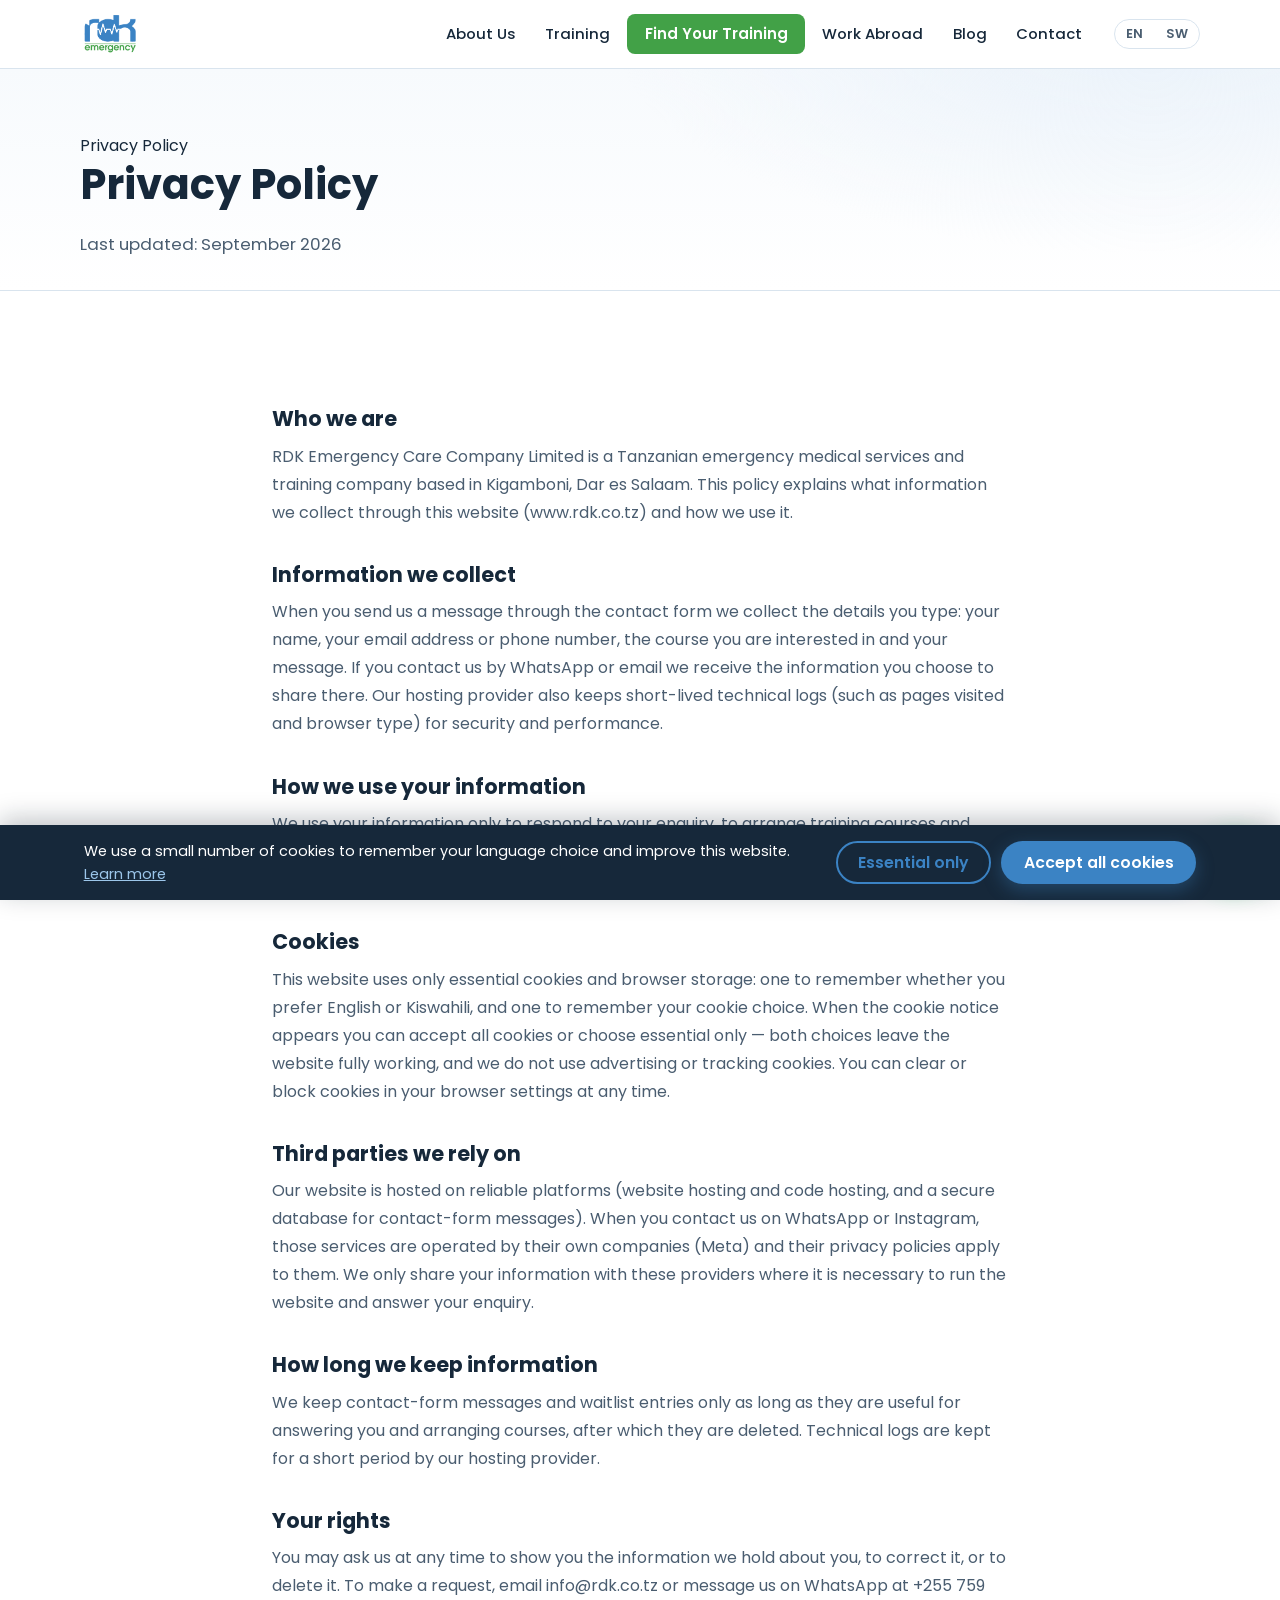
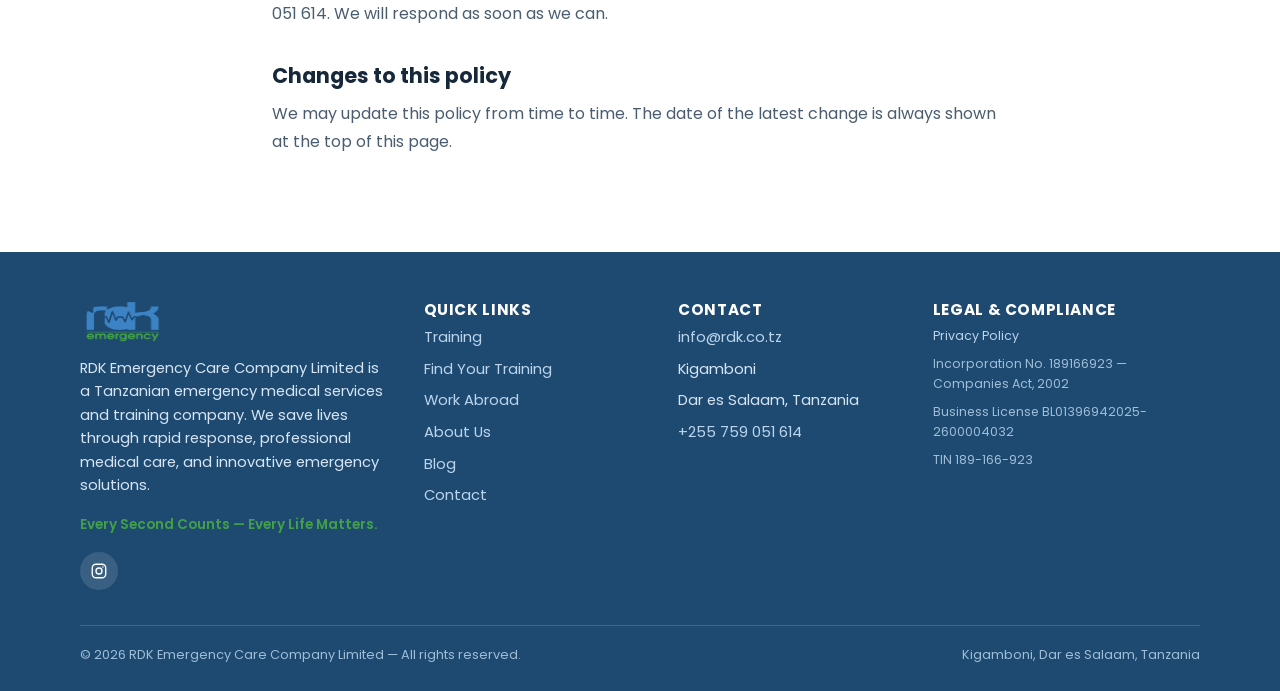
<file: privacy.html>
<!DOCTYPE html>
<html lang="en">
<head>
  <meta charset="UTF-8">
  <meta name="viewport" content="width=device-width, initial-scale=1.0">
  <title>Privacy Policy — RDK Emergency Care</title>
  <meta name="description" content="How RDK Emergency Care collects, uses and protects your information through www.rdk.co.tz — contact forms, cookies, and your rights.">
  <link rel="icon" type="image/png" href="assets/img/favicon.png">
  <link rel="canonical" href="https://www.rdk.co.tz/privacy.html">
  <meta property="og:type" content="website">
  <meta property="og:site_name" content="RDK Emergency Care">
  <meta property="og:url" content="https://www.rdk.co.tz/privacy.html">
  <meta property="og:title" content="Privacy Policy — RDK Emergency Care">
  <meta property="og:description" content="How RDK Emergency Care collects, uses and protects your information through www.rdk.co.tz — contact forms, cookies, and your rights.">
  <meta property="og:image" content="https://www.rdk.co.tz/assets/img/og-image.jpg">
  <meta property="og:image:width" content="1200">
  <meta property="og:image:height" content="630">
  <meta name="twitter:card" content="summary_large_image">
  <meta name="twitter:title" content="Privacy Policy — RDK Emergency Care">
  <meta name="twitter:description" content="How RDK Emergency Care collects, uses and protects your information through www.rdk.co.tz — contact forms, cookies, and your rights.">
  <meta name="twitter:image" content="https://www.rdk.co.tz/assets/img/og-image.jpg">
  <link rel="preconnect" href="https://fonts.googleapis.com">
  <link rel="preconnect" href="https://fonts.gstatic.com" crossorigin>
  <link href="https://fonts.googleapis.com/css2?family=Poppins:wght@400;500;600;700;800&display=swap" rel="stylesheet">
  <link rel="stylesheet" href="assets/css/styles.css">
</head>
<body>

  <div id="nav-mount"></div>

  <section class="page-hero">
    <div class="container">
      <span class="eyebrow" data-i18n="footer.privacy"></span>
      <h1 data-i18n="footer.privacy"></h1>
      <p class="lead updated" data-i18n="privacy.updated"></p>
    </div>
  </section>

  <section class="section">
    <div class="container prose">
      <h2 data-i18n="privacy.s1h"></h2>
      <p data-i18n="privacy.s1p"></p>
      <h2 data-i18n="privacy.s2h"></h2>
      <p data-i18n="privacy.s2p"></p>
      <h2 data-i18n="privacy.s3h"></h2>
      <p data-i18n="privacy.s3p"></p>
      <h2 id="cookies" data-i18n="privacy.s4h"></h2>
      <p data-i18n="privacy.s4p"></p>
      <h2 data-i18n="privacy.s5h"></h2>
      <p data-i18n="privacy.s5p"></p>
      <h2 data-i18n="privacy.s6h"></h2>
      <p data-i18n="privacy.s6p"></p>
      <h2 data-i18n="privacy.s7h"></h2>
      <p data-i18n="privacy.s7p"></p>
      <h2 data-i18n="privacy.s8h"></h2>
      <p data-i18n="privacy.s8p"></p>
    </div>
  </section>

  <div id="footer-mount"></div>

  <script src="assets/js/config.js"></script>
  <script src="assets/js/i18n.js"></script>
  <script src="assets/js/main.js"></script>
  <script src="assets/js/cookies.js"></script>
</body>
</html>
</file>
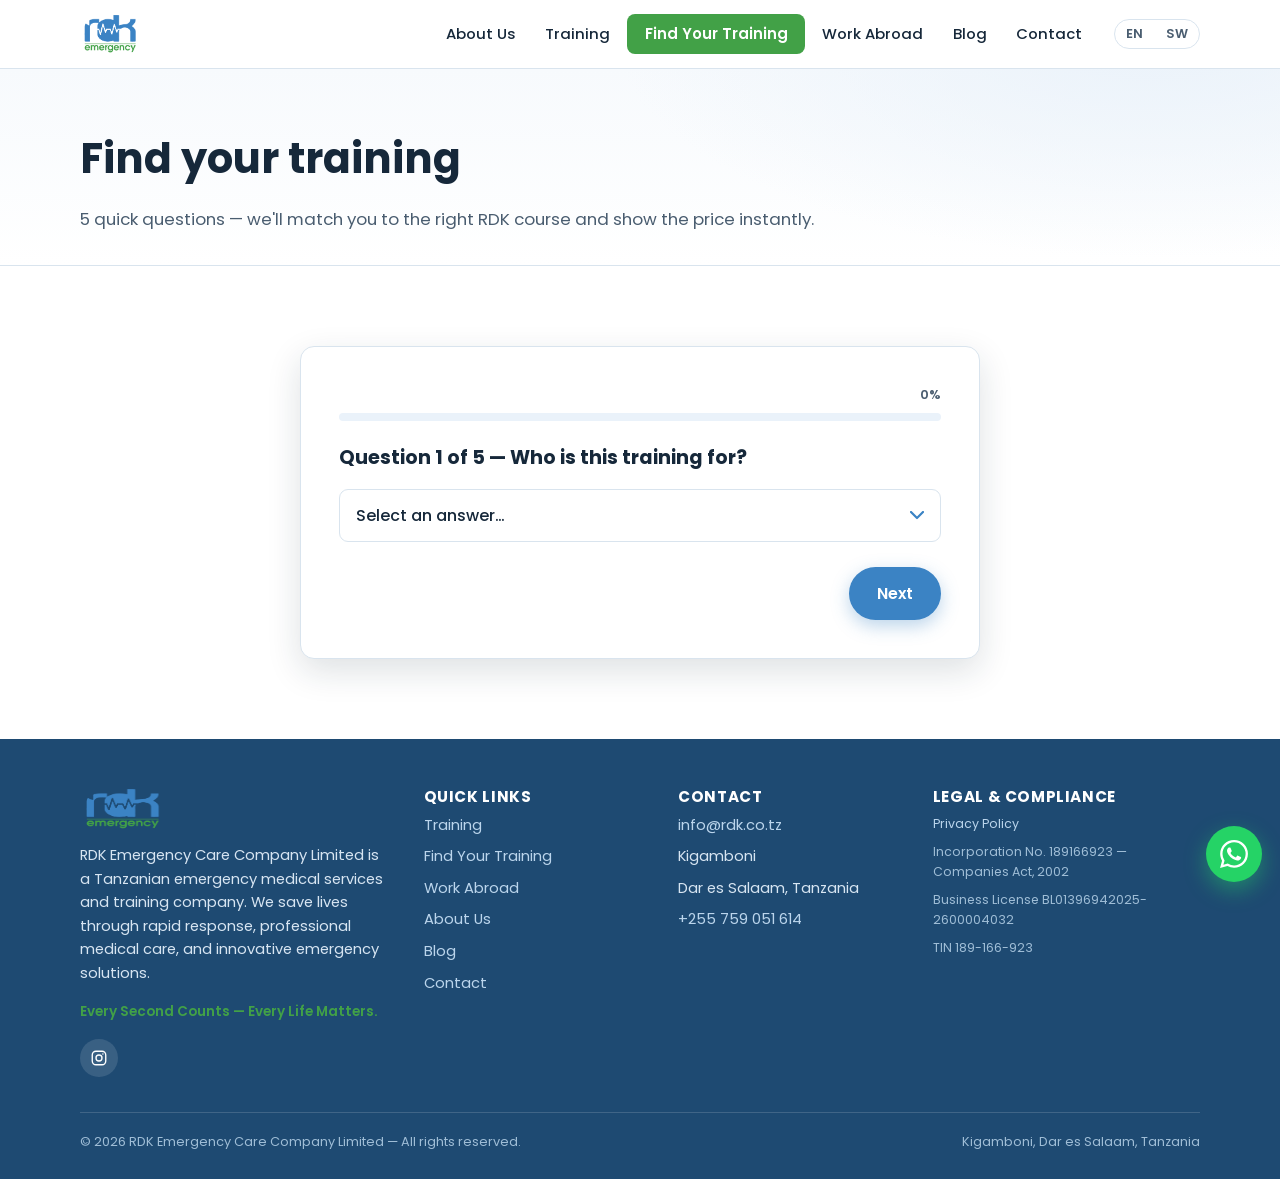
<file: quiz.html>
<!DOCTYPE html>
<html lang="en">
<head>
  <meta charset="UTF-8">
  <meta name="viewport" content="width=device-width, initial-scale=1.0">
  <title>Find Your Training — RDK Emergency Care</title>
  <meta name="description" content="Answer 5 quick questions and find the right first-aid course for you, your school or your company — with prices, instantly.">
  <link rel="icon" type="image/png" href="assets/img/favicon.png">
  <link rel="canonical" href="https://www.rdk.co.tz/quiz.html">
  <meta property="og:type" content="website">
  <meta property="og:site_name" content="RDK Emergency Care">
  <meta property="og:url" content="https://www.rdk.co.tz/quiz.html">
  <meta property="og:title" content="Find Your Training — RDK Emergency Care">
  <meta property="og:description" content="Answer 5 quick questions and find the right first-aid course for you, your school or your company — with prices, instantly.">
  <meta property="og:image" content="https://www.rdk.co.tz/assets/img/og-image.jpg">
  <meta property="og:image:width" content="1200">
  <meta property="og:image:height" content="630">
  <meta name="twitter:card" content="summary_large_image">
  <meta name="twitter:title" content="Find Your Training — RDK Emergency Care">
  <meta name="twitter:description" content="Answer 5 quick questions and find the right first-aid course for you, your school or your company — with prices, instantly.">
  <meta name="twitter:image" content="https://www.rdk.co.tz/assets/img/og-image.jpg">
  <link rel="preconnect" href="https://fonts.googleapis.com">
  <link rel="preconnect" href="https://fonts.gstatic.com" crossorigin>
  <link href="https://fonts.googleapis.com/css2?family=Poppins:wght@400;500;600;700;800&display=swap" rel="stylesheet">
  <link rel="stylesheet" href="assets/css/styles.css">
</head>
<body>

  <div id="nav-mount"></div>

  <section class="page-hero">
    <div class="container">
      <h1 data-i18n="quiz.title"></h1>
      <p class="lead" data-i18n="quiz.sub"></p>
    </div>
  </section>

  <section class="section">
    <div class="container">
      <div class="quiz-shell">
        <div class="quiz-box" id="quiz-body">
          <noscript>
            <p>The quiz needs JavaScript. Please enable it, or <a href="training.html">browse all courses</a> instead.</p>
          </noscript>
        </div>
      </div>
    </div>
  </section>

  <div id="footer-mount"></div>

  <script src="assets/js/config.js"></script>
  <script src="assets/js/i18n.js"></script>
  <script src="assets/js/data.js"></script>
  <script src="assets/js/main.js"></script>
  <script src="assets/js/quiz.js"></script>
</body>
</html>
</file>
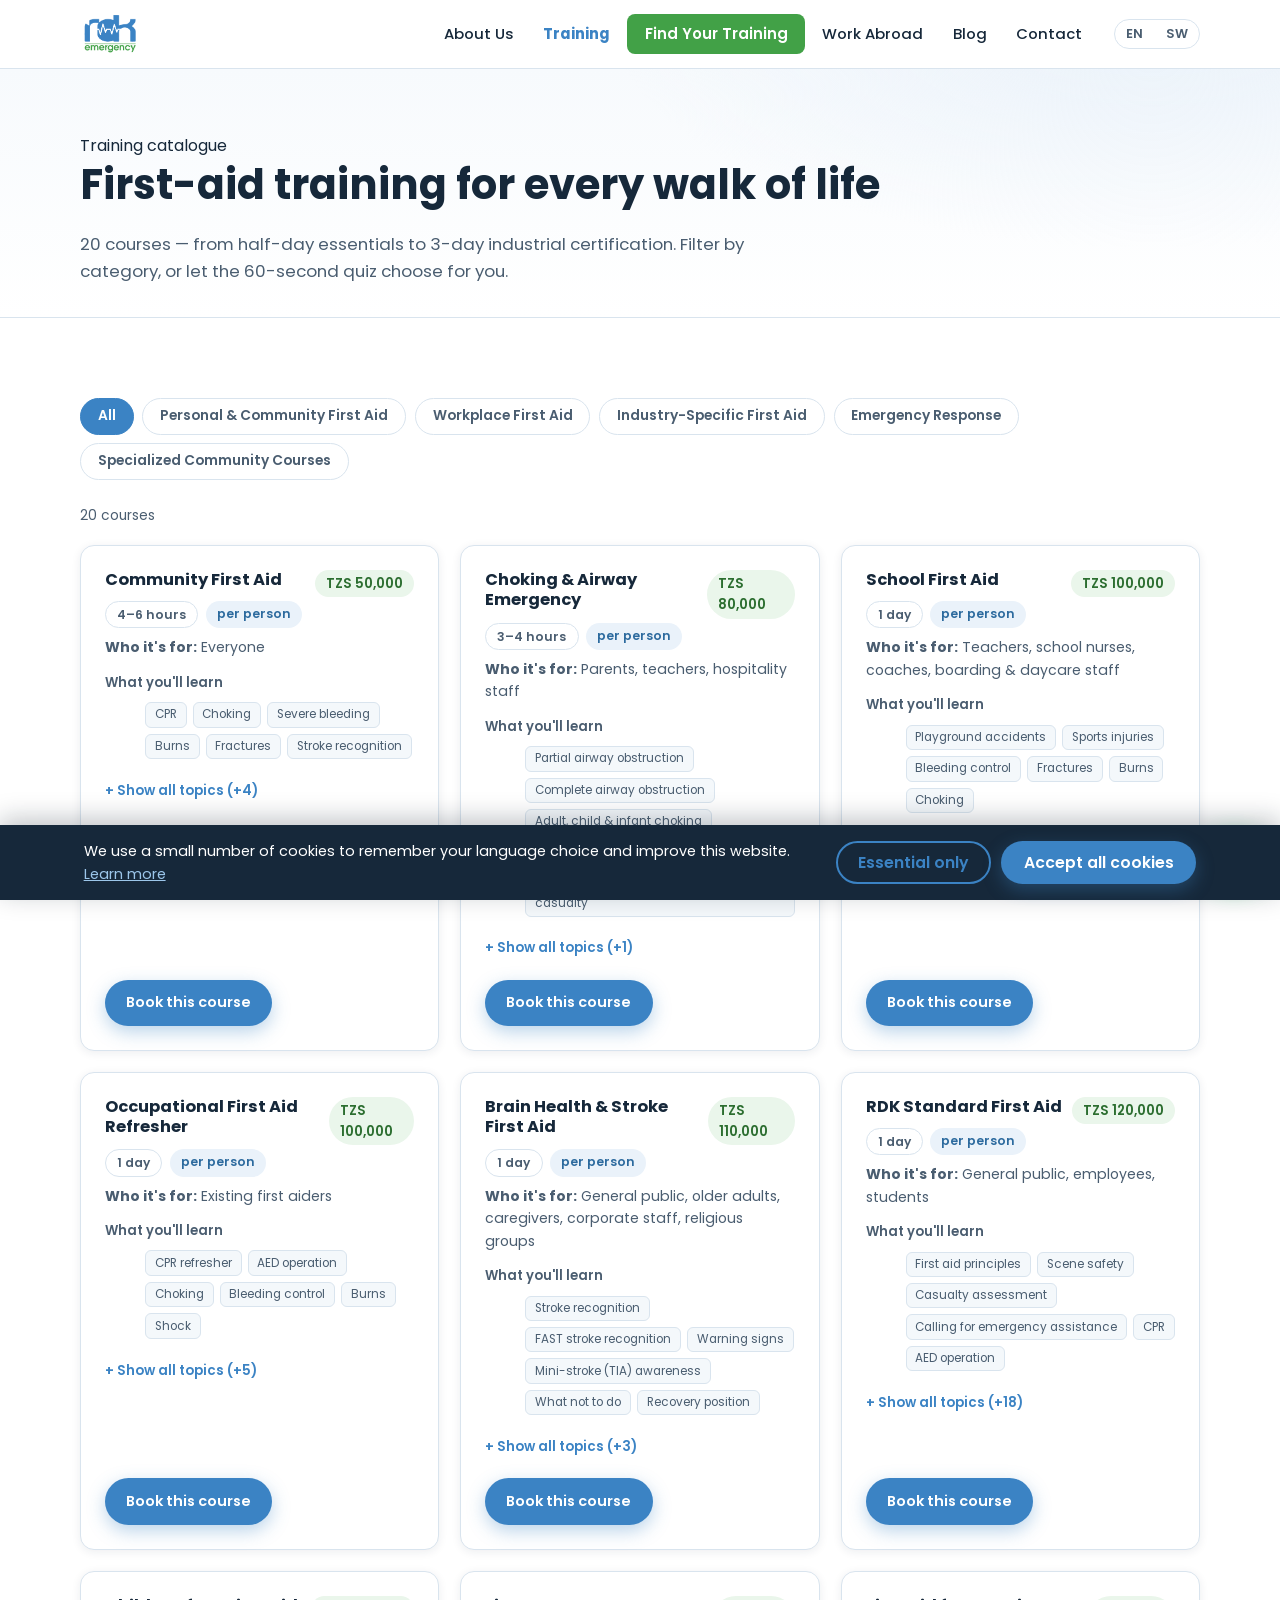
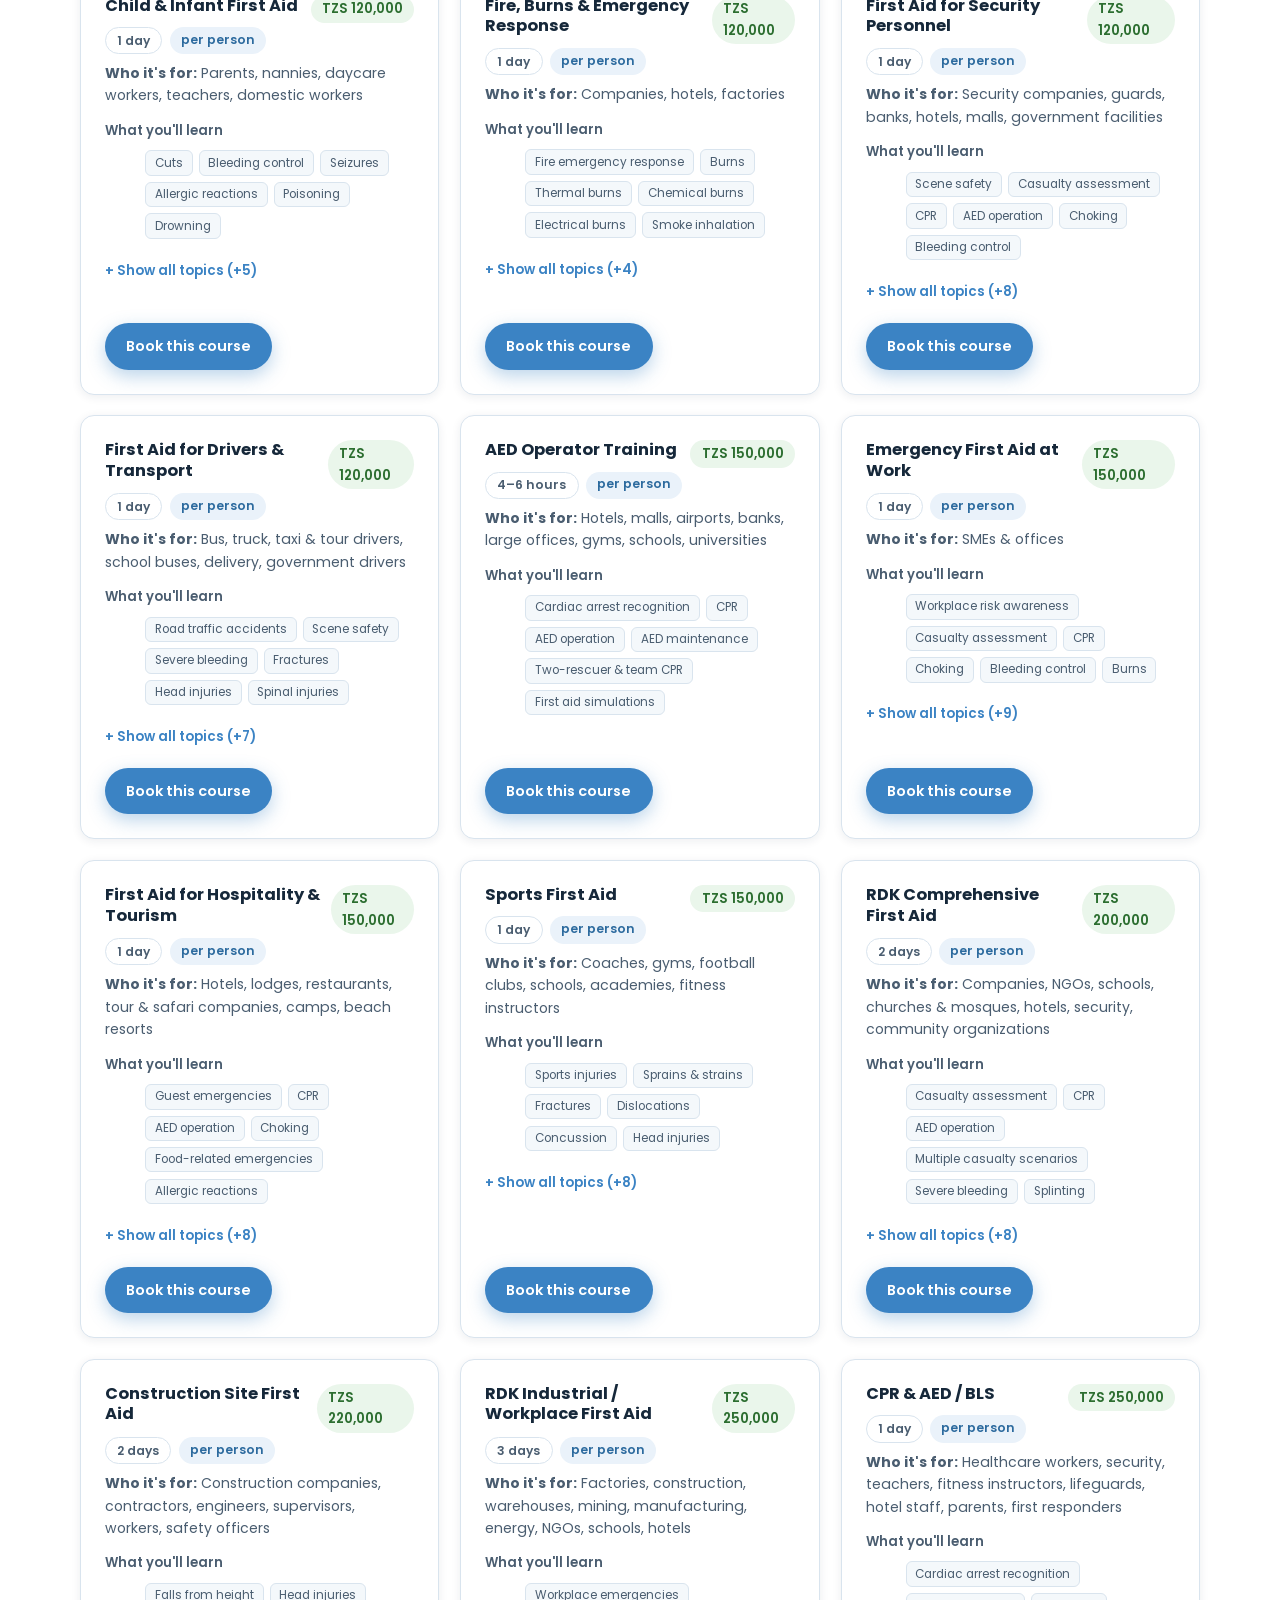
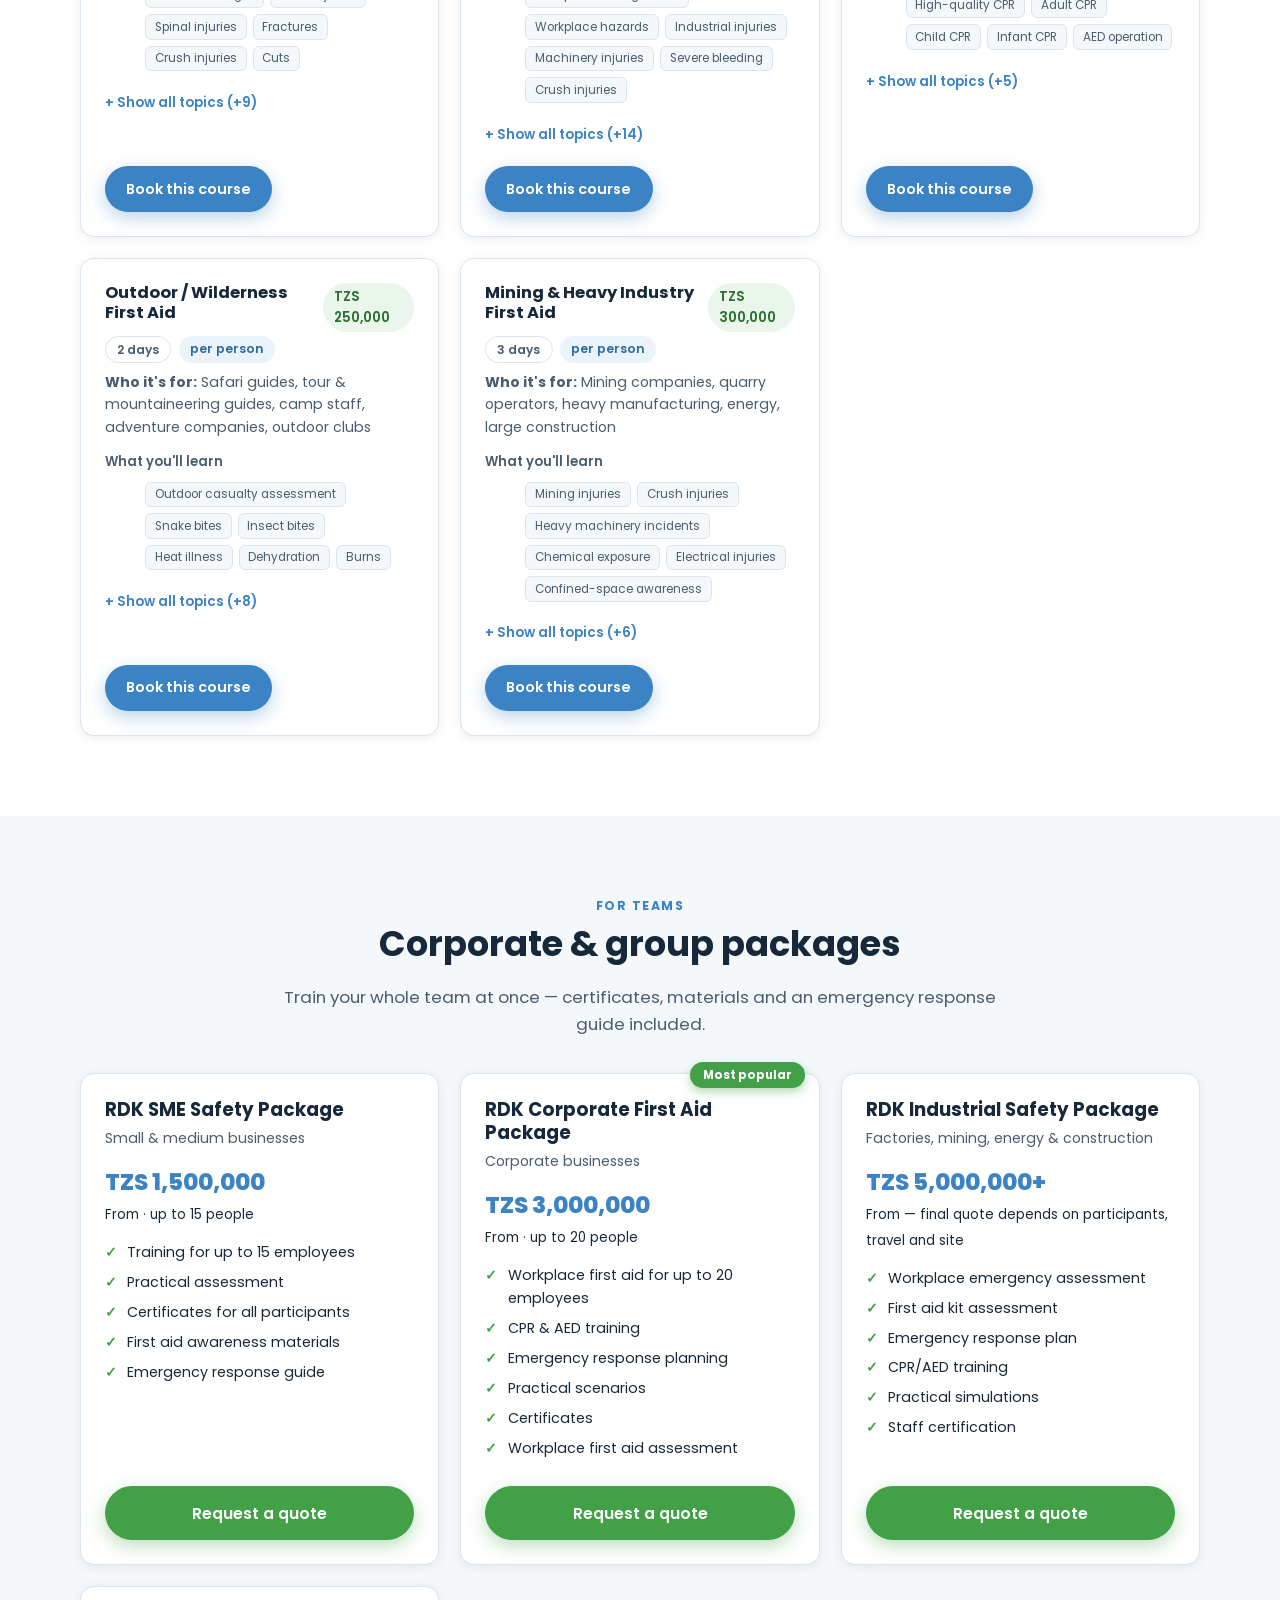
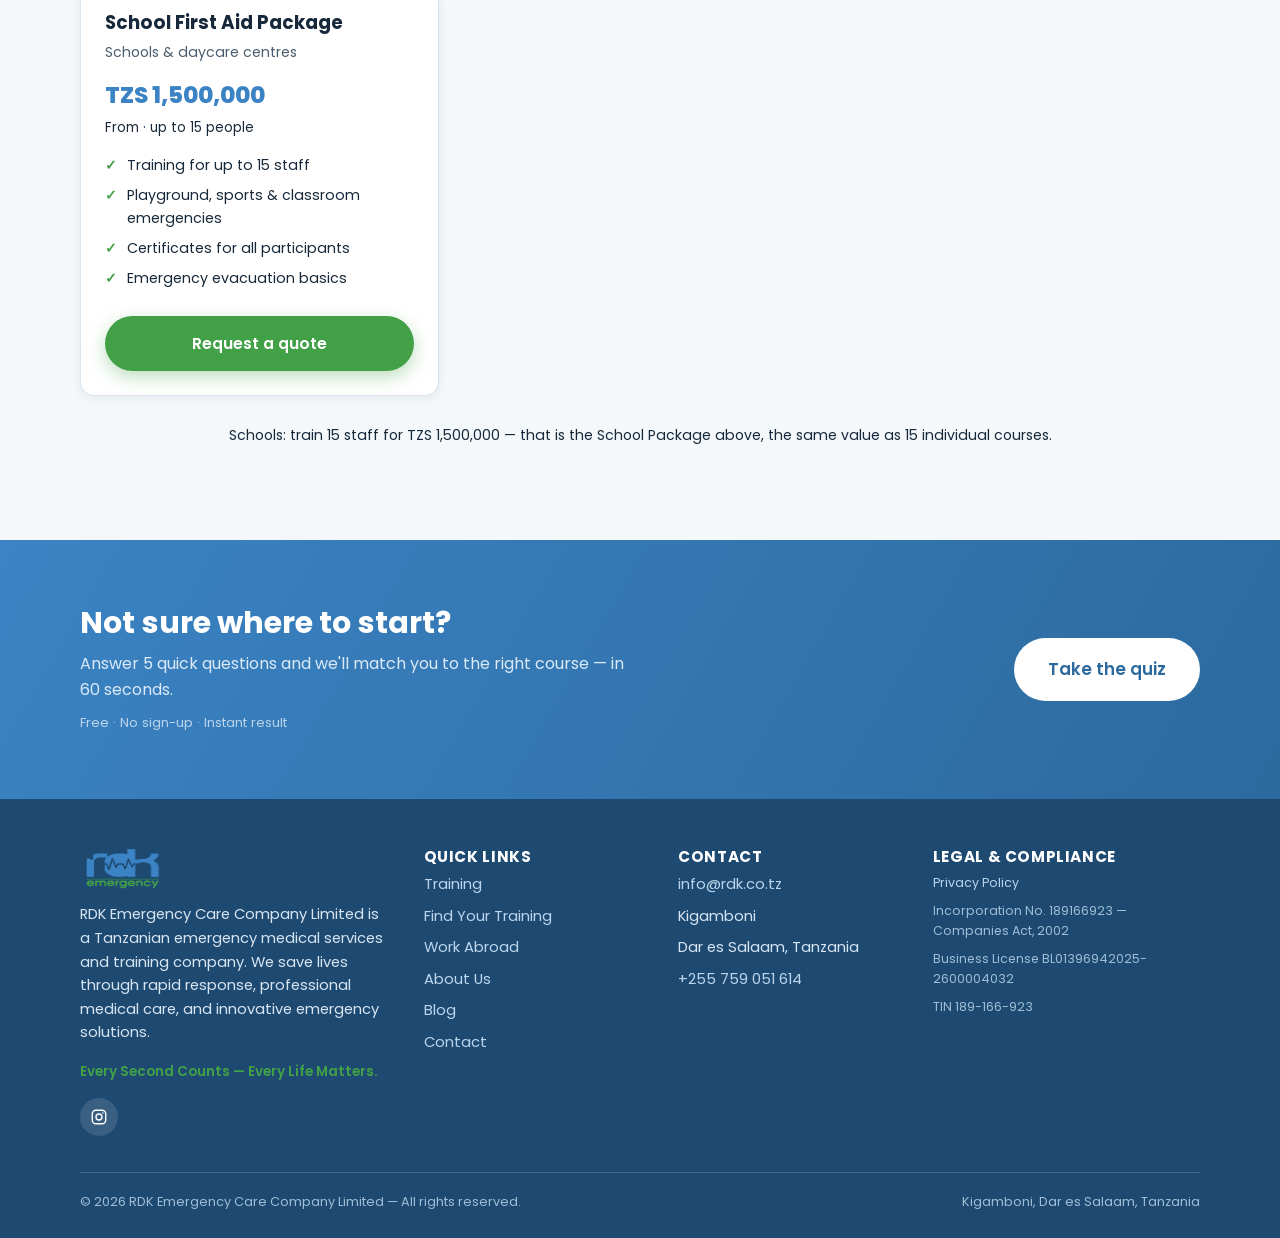
<file: training.html>
<!DOCTYPE html>
<html lang="en">
<head>
  <meta charset="UTF-8">
  <meta name="viewport" content="width=device-width, initial-scale=1.0">
  <title>Training Courses — RDK Emergency Care</title>
  <meta name="description" content="20 certified first-aid courses in Tanzania: community, workplace, industry-specific, emergency response and specialized training. Prices from TZS 50,000.">
  <link rel="icon" type="image/png" href="assets/img/favicon.png">
  <link rel="canonical" href="https://www.rdk.co.tz/training.html">
  <meta property="og:type" content="website">
  <meta property="og:site_name" content="RDK Emergency Care">
  <meta property="og:url" content="https://www.rdk.co.tz/training.html">
  <meta property="og:title" content="Training Courses — RDK Emergency Care">
  <meta property="og:description" content="20 certified first-aid courses in Tanzania: community, workplace, industry-specific, emergency response and specialized training. Prices from TZS 50,000.">
  <meta property="og:image" content="https://www.rdk.co.tz/assets/img/og-image.jpg">
  <meta property="og:image:width" content="1200">
  <meta property="og:image:height" content="630">
  <meta name="twitter:card" content="summary_large_image">
  <meta name="twitter:title" content="Training Courses — RDK Emergency Care">
  <meta name="twitter:description" content="20 certified first-aid courses in Tanzania: community, workplace, industry-specific, emergency response and specialized training. Prices from TZS 50,000.">
  <meta name="twitter:image" content="https://www.rdk.co.tz/assets/img/og-image.jpg">
  <link rel="preconnect" href="https://fonts.googleapis.com">
  <link rel="preconnect" href="https://fonts.gstatic.com" crossorigin>
  <link href="https://fonts.googleapis.com/css2?family=Poppins:wght@400;500;600;700;800&display=swap" rel="stylesheet">
  <link rel="stylesheet" href="assets/css/styles.css">
</head>
<body>

  <div id="nav-mount"></div>

  <section class="page-hero">
    <div class="container">
      <span class="eyebrow" data-i18n="training.eyebrow"></span>
      <h1 data-i18n="training.title"></h1>
      <p class="lead" data-i18n="training.sub"></p>
    </div>
  </section>

  <section class="section">
    <div class="container">
      <div class="filter-bar" id="filter-chips" role="group" aria-label="Filter by category"></div>
      <p class="result-count" id="result-count" aria-live="polite"></p>
      <div class="card-grid cols-3" id="courses-grid"></div>
    </div>
  </section>

  <section class="section section-soft" id="packages">
    <div class="container">
      <div class="section-head center">
        <span class="eyebrow" data-i18n="packages.eyebrow"></span>
        <h2 data-i18n="packages.title"></h2>
        <p class="lead" data-i18n="packages.sub"></p>
      </div>
      <div class="card-grid cols-3" id="packages-grid"></div>
      <p class="center muted mt-3" data-i18n="packages.schoolNote" style="font-size:.88rem;"></p>
    </div>
  </section>

  <section class="quiz-band">
    <div class="container quiz-band-inner">
      <div>
        <h2 data-i18n="quizband.title"></h2>
        <p data-i18n="quizband.sub"></p>
        <span class="note" data-i18n="quizband.note"></span>
      </div>
      <a class="btn btn-white btn-lg" href="quiz.html" data-i18n="quizband.cta"></a>
    </div>
  </section>

  <div id="footer-mount"></div>

  <script src="assets/js/config.js"></script>
  <script src="assets/js/i18n.js"></script>
  <script src="assets/js/data.js"></script>
  <script src="assets/js/main.js"></script>
  <script src="assets/js/cookies.js"></script>
</body>
</html>
</file>
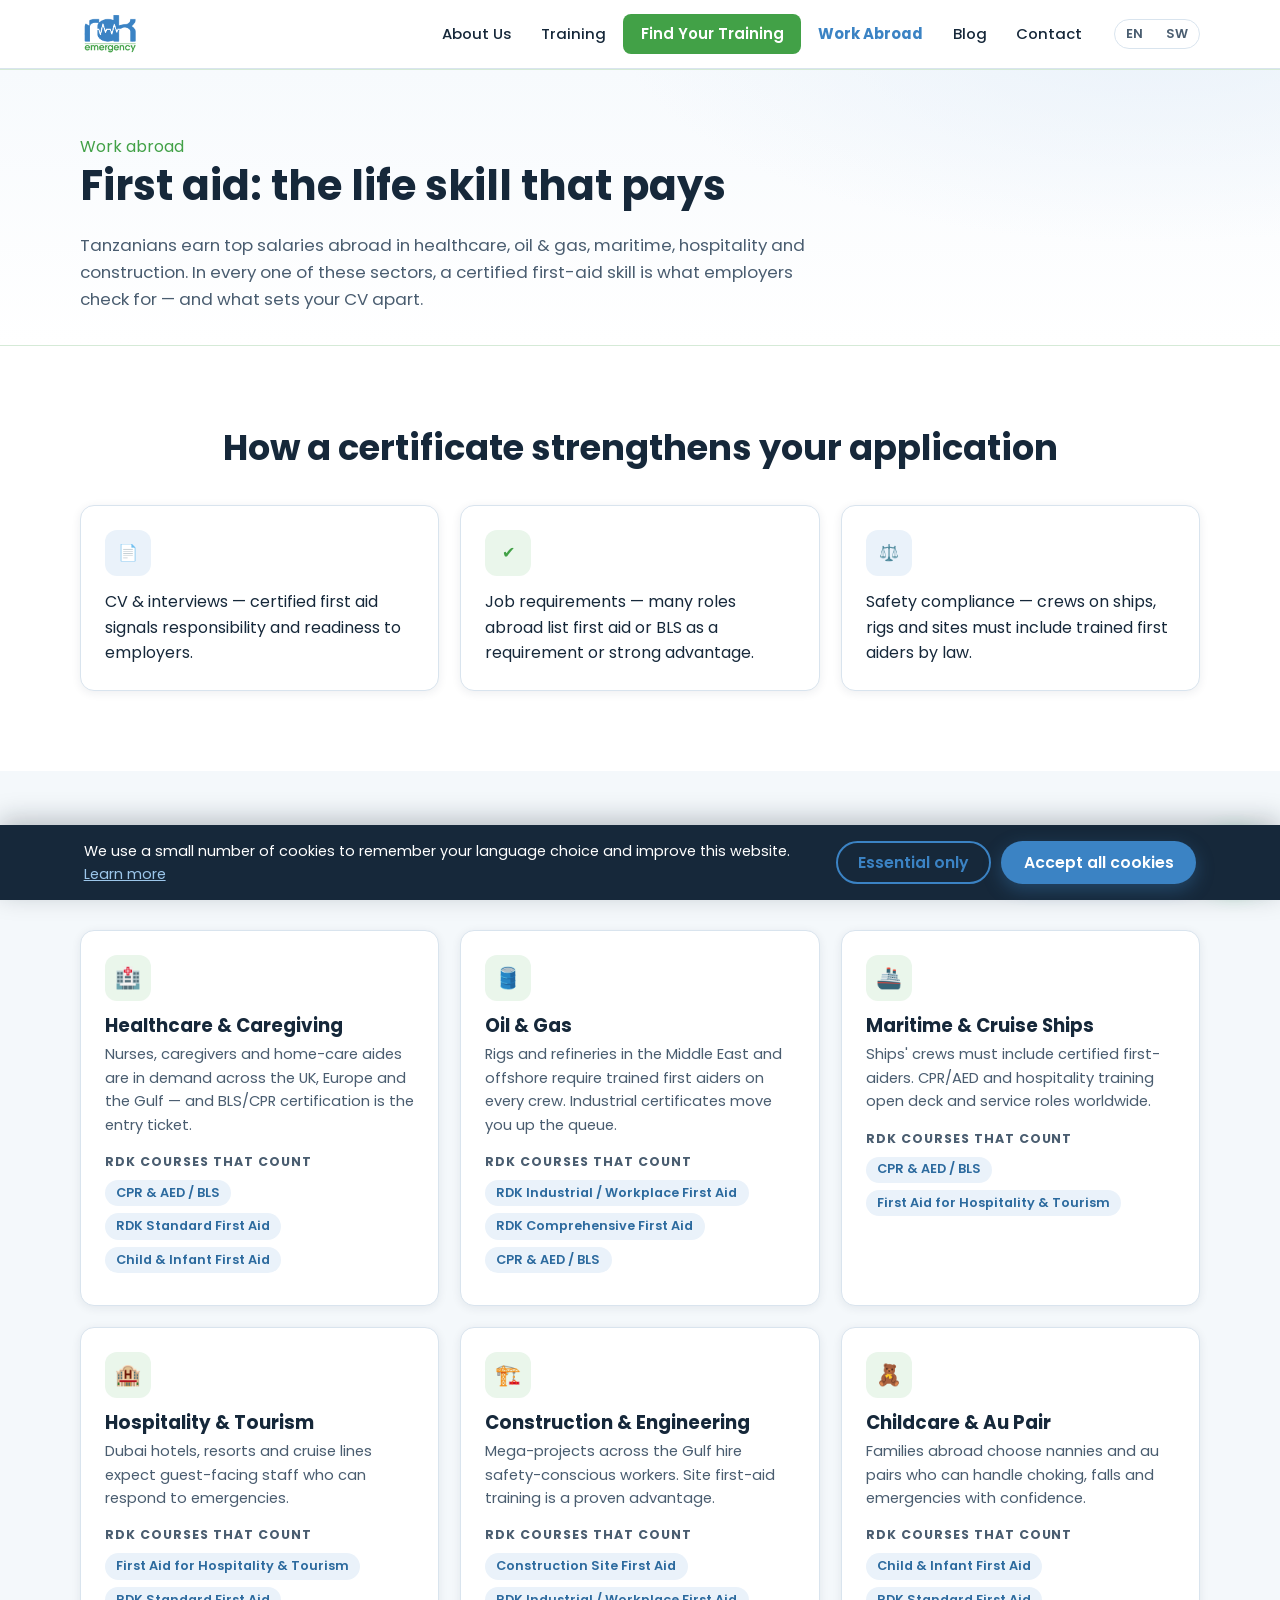
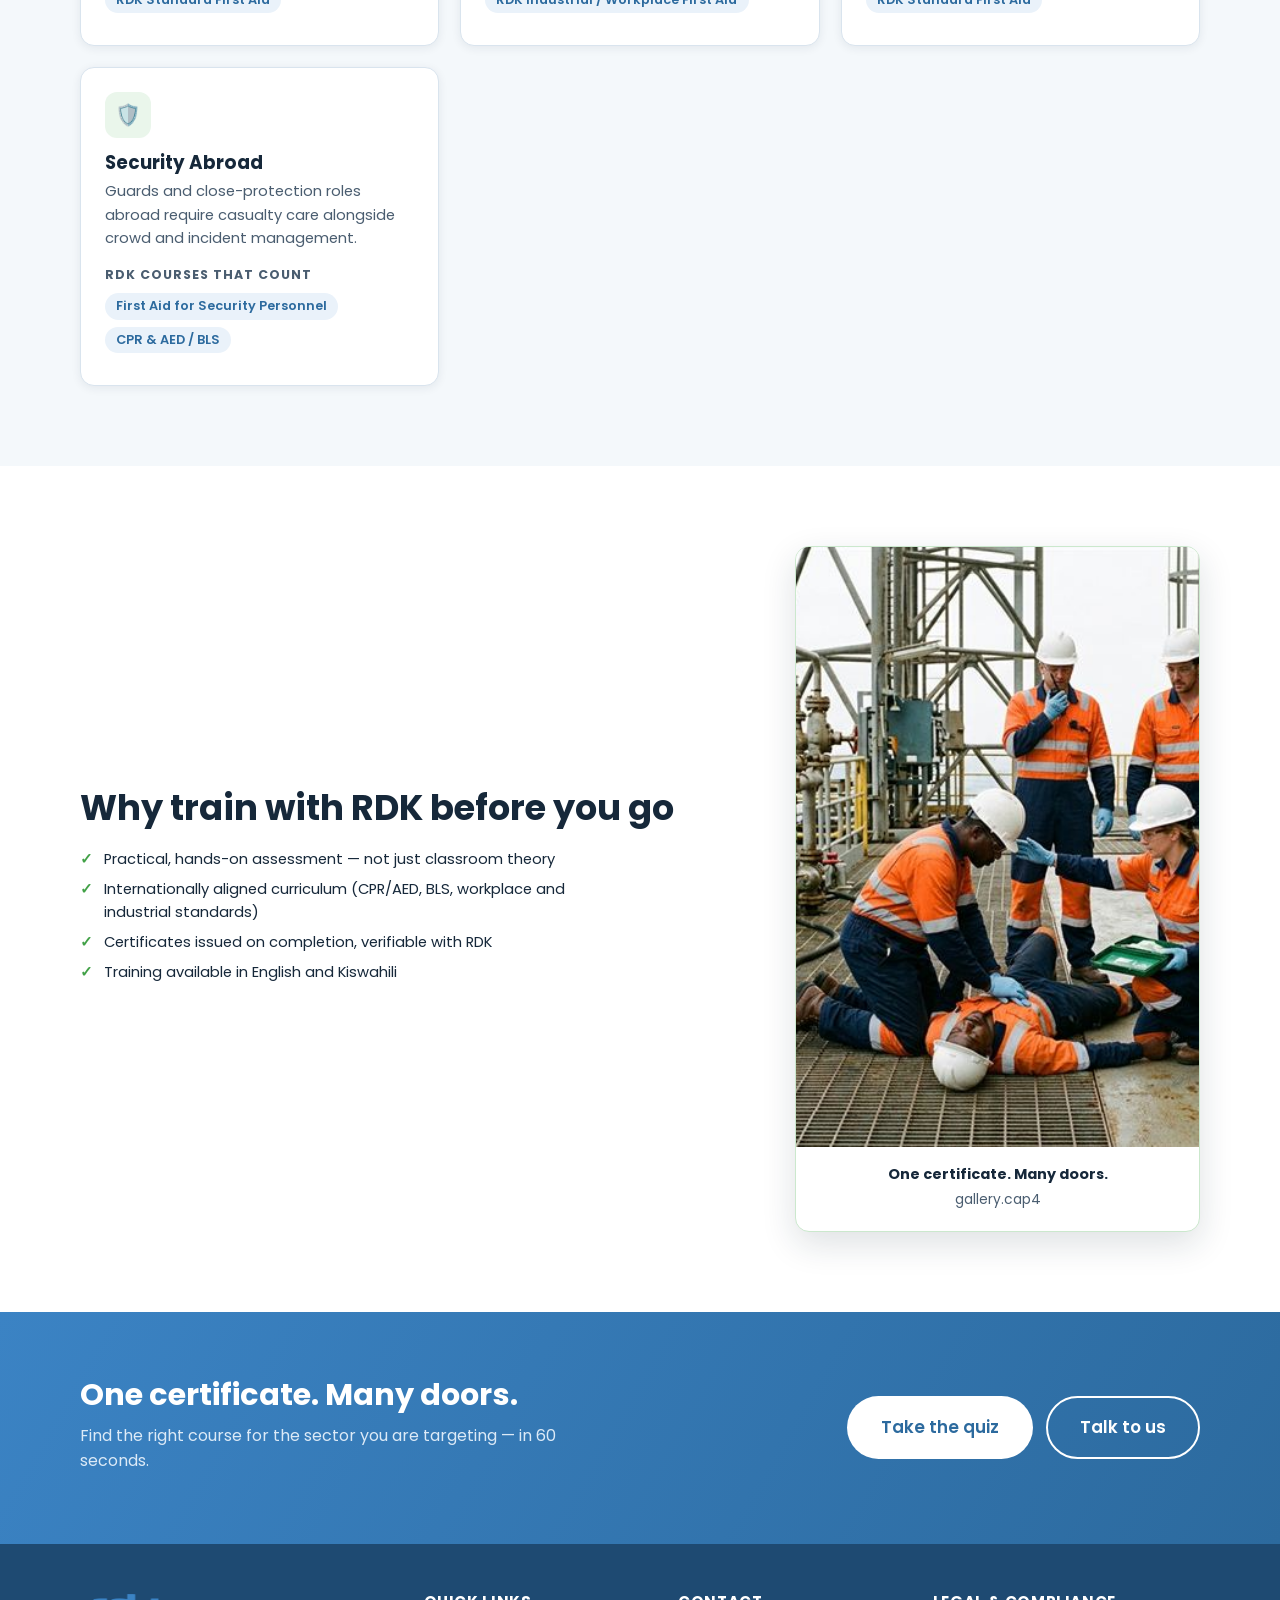
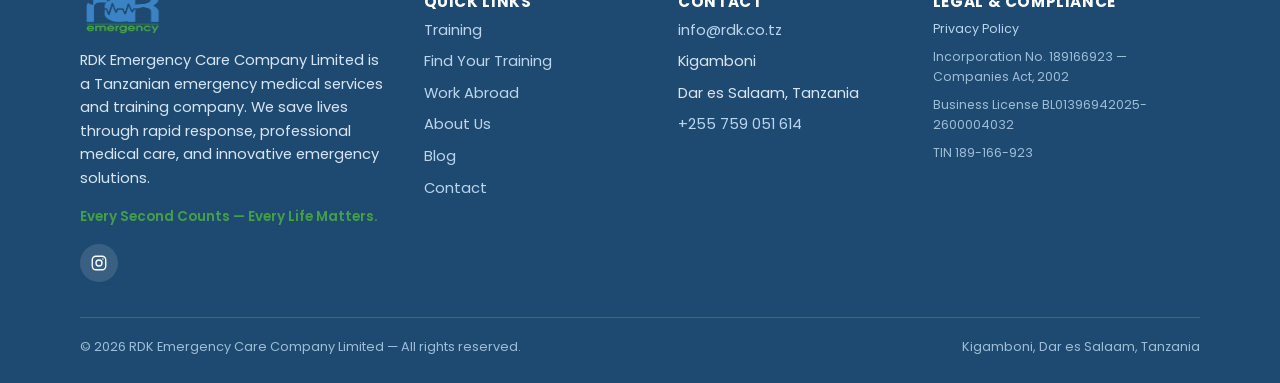
<file: work-abroad.html>
<!DOCTYPE html>
<html lang="en">
<head>
  <meta charset="UTF-8">
  <meta name="viewport" content="width=device-width, initial-scale=1.0">
  <title>Work Abroad — First Aid That Pays | RDK Emergency Care</title>
  <meta name="description" content="Certified first-aid training is the life skill that opens doors to the highest-paying sectors abroad: healthcare, oil & gas, maritime, hospitality, construction, childcare and security.">
  <link rel="icon" type="image/png" href="assets/img/favicon.png">
  <link rel="canonical" href="https://www.rdk.co.tz/work-abroad.html">
  <meta property="og:type" content="website">
  <meta property="og:site_name" content="RDK Emergency Care">
  <meta property="og:url" content="https://www.rdk.co.tz/work-abroad.html">
  <meta property="og:title" content="Work Abroad — First Aid That Pays | RDK Emergency Care">
  <meta property="og:description" content="Certified first-aid training is the life skill that opens doors to the highest-paying sectors abroad: healthcare, oil & gas, maritime, hospitality, construction, childcare and security.">
  <meta property="og:image" content="https://www.rdk.co.tz/assets/img/og-image.jpg">
  <meta property="og:image:width" content="1200">
  <meta property="og:image:height" content="630">
  <meta name="twitter:card" content="summary_large_image">
  <meta name="twitter:title" content="Work Abroad — First Aid That Pays | RDK Emergency Care">
  <meta name="twitter:description" content="Certified first-aid training is the life skill that opens doors to the highest-paying sectors abroad: healthcare, oil & gas, maritime, hospitality, construction, childcare and security.">
  <meta name="twitter:image" content="https://www.rdk.co.tz/assets/img/og-image.jpg">
  <link rel="preconnect" href="https://fonts.googleapis.com">
  <link rel="preconnect" href="https://fonts.gstatic.com" crossorigin>
  <link href="https://fonts.googleapis.com/css2?family=Poppins:wght@400;500;600;700;800&display=swap" rel="stylesheet">
  <link rel="stylesheet" href="assets/css/styles.css">
</head>
<body>

  <div id="nav-mount"></div>

  <section class="page-hero abroad-teaser" style="border-bottom:1px solid #D5EAD7;">
    <div class="container">
      <span class="eyebrow" data-i18n="abroadPage.eyebrow"></span>
      <h1 data-i18n="abroadPage.title"></h1>
      <p class="lead" data-i18n="abroadPage.sub"></p>
    </div>
  </section>

  <!-- How it helps -->
  <section class="section">
    <div class="container">
      <div class="section-head center">
        <h2 data-i18n="abroadPage.how"></h2>
      </div>
      <div class="card-grid cols-3">
        <div class="card"><span class="chip">📄</span><p class="mb-0" data-i18n="abroadPage.how1"></p></div>
        <div class="card"><span class="chip green">✔</span><p class="mb-0" data-i18n="abroadPage.how2"></p></div>
        <div class="card"><span class="chip">⚖️</span><p class="mb-0" data-i18n="abroadPage.how3"></p></div>
      </div>
    </div>
  </section>

  <!-- Sectors -->
  <section class="section section-soft">
    <div class="container">
      <div class="section-head center">
        <h2 data-i18n="abroadPage.sectors"></h2>
      </div>
      <div class="card-grid cols-3" id="sectors-grid"></div>
    </div>
  </section>

  <!-- Why RDK -->
  <section class="section">
    <div class="container">
      <div class="abroad-inner">
        <div>
          <div class="section-head" style="margin-bottom:1rem;">
            <h2 data-i18n="abroadPage.whyTitle"></h2>
          </div>
          <ul class="why-list" style="max-width:34rem;">
            <li data-i18n="abroadPage.why1"></li>
            <li data-i18n="abroadPage.why2"></li>
            <li data-i18n="abroadPage.why3"></li>
            <li data-i18n="abroadPage.why4"></li>
          </ul>
        </div>
        <aside class="abroad-card" style="padding:0;overflow:hidden;">
          <img src="assets/img/gallery-rigs.jpg" alt="RDK safety training that secures jobs on rigs" style="width:100%;aspect-ratio:3/2;object-fit:cover;display:block;" loading="lazy" width="900" height="600">
          <p data-i18n="abroadPage.ctaTitle" style="font-weight:700;color:var(--ink);margin:1rem 1.2rem .2rem;"></p>
          <p class="muted" style="font-size:.86rem;margin:0 1.2rem 1.2rem;" data-i18n="gallery.cap4"></p>
        </aside>
      </div>
    </div>
  </section>

  <!-- CTA -->
  <section class="quiz-band">
    <div class="container quiz-band-inner">
      <div>
        <h2 data-i18n="abroadPage.ctaTitle"></h2>
        <p data-i18n="abroadPage.ctaSub"></p>
      </div>
      <div class="btn-row">
        <a class="btn btn-white btn-lg" href="quiz.html" data-i18n="quizband.cta"></a>
        <a class="btn btn-outline btn-lg" style="border-color:#fff;color:#fff;" href="contact.html" data-i18n="hero.ctaContact"></a>
      </div>
    </div>
  </section>

  <div id="footer-mount"></div>

  <script src="assets/js/config.js"></script>
  <script src="assets/js/i18n.js"></script>
  <script src="assets/js/data.js"></script>
  <script src="assets/js/main.js"></script>
  <script src="assets/js/cookies.js"></script>
</body>
</html>
</file>
<file: assets/css/styles.css>
/* ============================================================
   RDK Emergency Care — design system
   Brand: #3B83C4 (blue, sampled from logo) · #42A147 (EKG green)
   ============================================================ */

/* ---------- tokens ---------- */
:root {
  --brand: #3B83C4;
  --brand-dark: #2C6A9E;
  --brand-deep: #1E4A72;
  --brand-soft: #EAF2FA;
  --accent: #42A147;
  --accent-soft: #EAF6EB;
  --ink: #16283A;
  --ink-soft: #4A5D70;
  --line: #D9E4EE;
  --bg: #FFFFFF;
  --bg-soft: #F4F8FB;
  --danger: #C0392B;
  --wa: #25D366;
  --radius: 14px;
  --radius-sm: 9px;
  --shadow: 0 2px 10px rgba(22, 40, 58, .08);
  --shadow-lg: 0 12px 34px rgba(22, 40, 58, .14);
  --font: "Poppins", "Inter", -apple-system, "Segoe UI", Roboto, Arial, sans-serif;
}

/* ---------- reset & base ---------- */
*, *::before, *::after { box-sizing: border-box; }
html { scroll-behavior: smooth; }
body {
  margin: 0;
  font-family: var(--font);
  color: var(--ink);
  background: var(--bg);
  line-height: 1.6;
  -webkit-font-smoothing: antialiased;
}
img { max-width: 100%; display: block; }
a { color: var(--brand); text-decoration: none; }
a:hover { color: var(--brand-dark); }
h1, h2, h3, h4 { line-height: 1.25; margin: 0 0 .5em; font-weight: 700; }
h1 { font-size: clamp(1.9rem, 4.6vw, 3.1rem); }
h2 { font-size: clamp(1.5rem, 3.4vw, 2.2rem); }
h3 { font-size: 1.15rem; }
p { margin: 0 0 1em; }
.container { width: min(1120px, 92%); margin: 0 auto; }
.section { padding: clamp(3rem, 7vw, 5rem) 0; }
.section-soft { background: var(--bg-soft); }
.center { text-align: center; }
.lead { color: var(--ink-soft); font-size: 1.05rem; max-width: 46rem; }
.center .lead { margin-inline: auto; }

/* ---------- buttons ---------- */
.btn {
  display: inline-flex; align-items: center; justify-content: center; gap: .5rem;
  padding: .8rem 1.6rem; border-radius: 999px; border: 2px solid transparent;
  font-weight: 600; font-size: .98rem; cursor: pointer; transition: .18s ease;
  font-family: inherit; text-align: center;
}
.btn-primary { background: var(--brand); color: #fff; box-shadow: 0 6px 18px rgba(59, 131, 196, .35); }
.btn-primary:hover { background: var(--brand-dark); color: #fff; transform: translateY(-2px); }
.btn-accent { background: var(--accent); color: #fff; box-shadow: 0 6px 18px rgba(66, 161, 71, .35); }
.btn-accent:hover { background: #35843A; color: #fff; transform: translateY(-2px); }
.btn-outline { border-color: var(--brand); color: var(--brand); background: transparent; }
.btn-outline:hover { background: var(--brand-soft); }
.btn-ghost { color: var(--ink); background: #fff; border-color: var(--line); }
.btn-ghost:hover { border-color: var(--brand); color: var(--brand); }
.btn-wa { background: var(--wa); color: #fff; }
.btn-wa:hover { background: #1FB855; color: #fff; }
.btn-lg { padding: 1rem 2rem; font-size: 1.05rem; }
.btn-row { display: flex; flex-wrap: wrap; gap: .8rem; }

/* ---------- navigation ---------- */
.site-nav {
  position: sticky; top: 0; z-index: 50;
  background: rgba(255, 255, 255, .94);
  backdrop-filter: blur(10px);
  border-bottom: 1px solid var(--line);
}
.nav-inner {
  display: flex; align-items: center; gap: 1.2rem;
  min-height: 68px;
}
.nav-logo { display: flex; align-items: center; gap: .65rem; margin-right: auto; }
.nav-logo img { height: 42px; width: auto; }
.nav-links { display: flex; align-items: center; gap: .25rem; list-style: none; margin: 0; padding: 0; }
.nav-links a {
  display: block; padding: .45rem .8rem; border-radius: 8px;
  color: var(--ink); font-weight: 500; font-size: .93rem;
}
.nav-links a:hover { background: var(--brand-soft); color: var(--brand-dark); }
.nav-links a.is-current { color: var(--brand); font-weight: 700; }
.nav-cta {
  background: var(--accent); color: #fff !important; border-radius: 999px;
  padding: .5rem 1.1rem !important; font-weight: 600 !important;
}
.nav-cta:hover { background: #35843A; }
.lang-toggle {
  display: inline-flex; border: 1.5px solid var(--line); border-radius: 999px;
  overflow: hidden; flex: none;
}
.lang-toggle button {
  border: 0; background: transparent; padding: .32rem .7rem;
  font: 600 .8rem var(--font); color: var(--ink-soft); cursor: pointer;
}
.lang-toggle button.is-active { background: var(--brand); color: #fff; }
.nav-burger {
  display: none; border: 0; background: transparent; cursor: pointer;
  padding: .5rem; border-radius: 8px;
}
.nav-burger svg { display: block; }

@media (max-width: 920px) {
  .nav-burger { display: block; }
  .nav-links {
    display: none; position: absolute; top: 100%; left: 0; right: 0;
    flex-direction: column; align-items: stretch; gap: 0;
    background: #fff; border-bottom: 1px solid var(--line);
    box-shadow: var(--shadow-lg); padding: .5rem 4%;
  }
  .nav-links.is-open { display: flex; }
  .nav-links a { padding: .8rem .6rem; border-radius: 8px; }
}

/* ---------- hero ---------- */
.hero {
  position: relative; overflow: hidden;
  background:
    radial-gradient(1100px 500px at 85% -10%, var(--brand-soft), transparent 65%),
    linear-gradient(180deg, #F7FAFD 0%, #fff 100%);
  padding: clamp(3.2rem, 8vw, 6rem) 0 clamp(2.4rem, 5vw, 3.6rem);
}
.hero-grid { display: grid; gap: 2.5rem; align-items: stretch; }
@media (min-width: 900px) { .hero-grid { grid-template-columns: 1.25fr .9fr; } }
.hero-badge {
  display: inline-flex; align-items: center; gap: .45rem;
  background: var(--accent-soft); color: #2C6E30;
  border: 1px solid #CBE8CD; border-radius: 999px;
  padding: .35rem .95rem; font-size: .84rem; font-weight: 600;
  margin-bottom: 1.1rem;
}
.hero-badge::before {
  content: ""; width: 8px; height: 8px; border-radius: 50%;
  background: var(--accent); box-shadow: 0 0 0 3px rgba(66, 161, 71, .25);
}
.hero h1 { margin-bottom: .6em; }
.hero h1 .accent { color: var(--brand); }
.hero .lead { margin-bottom: 1.6rem; }
.hero-card {
  background: #fff; border: 1px solid var(--line); border-radius: var(--radius);
  box-shadow: var(--shadow-lg); overflow: hidden;
  display: flex; flex-direction: column; align-self: stretch;
}
.hero-card img.hero-photo {
  width: 100%; flex: 1 1 auto; min-height: 180px;
  height: auto; object-fit: cover; display: block;
}
.hero-emph {
  color: var(--accent); font-weight: 800; font-size: 1.12rem;
  line-height: 1.4; margin: 0;
}
.hero-card-caption {
  padding: .8rem 1.1rem; display: flex; align-items: center; gap: .6rem;
  font-size: .85rem; color: var(--ink-soft); border-top: 1px solid var(--line);
  background: #fff;
}
.hero-card-caption strong { color: var(--ink); }

/* EKG line */
.ekg { width: 100%; height: 54px; margin-top: 1.4rem; }
.ekg path {
  fill: none; stroke: var(--accent); stroke-width: 2.5;
  stroke-linecap: round; stroke-linejoin: round;
  stroke-dasharray: 640; stroke-dashoffset: 640;
  animation: ekg-draw 3.2s linear infinite;
}
@keyframes ekg-draw {
  0% { stroke-dashoffset: 640; }
  70% { stroke-dashoffset: 0; }
  100% { stroke-dashoffset: -640; }
}
@media (prefers-reduced-motion: reduce) {
  .ekg path { animation: none; stroke-dashoffset: 0; }
  html { scroll-behavior: auto; }
}

/* ---------- trust bar ---------- */
.trust {
  border-block: 1px solid var(--line); background: var(--bg-soft);
  padding: 1.6rem 0;
}
.trust-grid {
  display: grid; gap: 1.4rem; text-align: center;
}
@media (min-width: 760px) { .trust-grid { grid-template-columns: repeat(3, 1fr); } }
.trust-item strong { display: block; font-size: .98rem; }
.trust-item span { color: var(--ink-soft); font-size: .86rem; }
.trust-item .tick {
  display: inline-flex; width: 34px; height: 34px; border-radius: 50%;
  background: var(--accent-soft); color: var(--accent);
  align-items: center; justify-content: center; margin-bottom: .45rem;
}

/* ---------- cards & grids ---------- */
.card-grid { display: grid; gap: 1.3rem; }
@media (min-width: 640px) { .card-grid { grid-template-columns: repeat(2, 1fr); } }
@media (min-width: 960px) { .card-grid.cols-3 { grid-template-columns: repeat(3, 1fr); } }
.card {
  background: #fff; border: 1px solid var(--line); border-radius: var(--radius);
  padding: 1.5rem; box-shadow: var(--shadow);
  display: flex; flex-direction: column; transition: .18s ease;
}
.card:hover { transform: translateY(-4px); box-shadow: var(--shadow-lg); border-color: #BFD6EA; }
.card h3 { margin-bottom: .35em; }
.card .muted { color: var(--ink-soft); font-size: .92rem; }
.card .card-top { margin-bottom: .6rem; }

/* icon chip */
.chip {
  display: inline-flex; align-items: center; justify-content: center;
  width: 46px; height: 46px; border-radius: 12px;
  background: var(--brand-soft); color: var(--brand); margin-bottom: .8rem;
}
.chip.green { background: var(--accent-soft); color: var(--accent); }

/* pills / meta */
.pill {
  display: inline-block; padding: .18rem .7rem; border-radius: 999px;
  font-size: .76rem; font-weight: 600; background: var(--brand-soft); color: var(--brand-dark);
}
.pill.price { background: var(--accent-soft); color: #2C6E30; font-size: .84rem; }
.pill.outline { background: #fff; border: 1px solid var(--line); color: var(--ink-soft); }

/* topic tags */
.tags { display: flex; flex-wrap: wrap; gap: .38rem; margin: .6rem 0 .9rem; }
.tags li {
  list-style: none; font-size: .74rem; padding: .14rem .55rem;
  border-radius: 6px; background: var(--bg-soft); color: var(--ink-soft);
  border: 1px solid var(--line);
}

/* ---------- section headings ---------- */
.section-head { margin-bottom: 2.2rem; }
.section-head .eyebrow {
  color: var(--brand); font-weight: 700; text-transform: uppercase;
  letter-spacing: .12em; font-size: .78rem; display: block; margin-bottom: .4rem;
}

/* ---------- footer ---------- */
.site-footer {
  background: var(--brand-deep); color: #D7E5F2; margin-top: 0;
  padding: 3rem 0 1.6rem; font-size: .92rem;
}
.footer-grid { display: grid; gap: 2rem; }
@media (min-width: 860px) { .footer-grid { grid-template-columns: 1.4fr 1fr 1fr 1.2fr; } }
.site-footer h4 { color: #fff; font-size: .95rem; letter-spacing: .04em; text-transform: uppercase; }
.site-footer a { color: #BBd5EC; }
.site-footer a:hover { color: #fff; }
.site-footer ul { list-style: none; margin: 0; padding: 0; }
.site-footer li { margin-bottom: .5rem; }
.footer-logo { height: 44px; margin-bottom: .8rem; }
.footer-motto { color: var(--accent); font-weight: 600; font-size: .85rem; margin-top: 1rem; }
.footer-legal { font-size: .78rem; color: #9FBDD6; }
.footer-bottom {
  border-top: 1px solid rgba(255, 255, 255, .15); margin-top: 2.2rem;
  padding-top: 1.2rem; display: flex; flex-wrap: wrap; gap: .6rem;
  justify-content: space-between; font-size: .8rem; color: #9FBDD6;
}

/* ---------- floating WhatsApp ---------- */
.wa-float {
  position: fixed; right: 18px; bottom: 18px; z-index: 60;
  width: 56px; height: 56px; border-radius: 50%;
  background: var(--wa); color: #fff; display: none;
  align-items: center; justify-content: center;
  box-shadow: 0 8px 22px rgba(37, 211, 102, .45);
  transition: .18s ease;
}
.wa-float:hover { transform: scale(1.08); }
.wa-float.is-visible { display: inline-flex; }
.wa-float svg { width: 28px; height: 28px; }

/* ---------- reveal on scroll ---------- */
.reveal { opacity: 0; transform: translateY(18px); transition: opacity .5s ease, transform .5s ease; }
.reveal.is-in { opacity: 1; transform: none; }
@media (prefers-reduced-motion: reduce) { .reveal { opacity: 1; transform: none; } }

/* ---------- quiz band ---------- */
.quiz-band {
  background: linear-gradient(120deg, var(--brand) 0%, var(--brand-dark) 100%);
  color: #fff; padding: clamp(2.6rem, 6vw, 4rem) 0;
}
.quiz-band-inner {
  display: flex; flex-wrap: wrap; gap: 1.6rem; align-items: center; justify-content: space-between;
}
.quiz-band h2 { color: #fff; margin-bottom: .3em; font-size: clamp(1.4rem, 3vw, 1.9rem); }
.quiz-band p { color: #DCEAF7; margin: 0 0 .4em; max-width: 34rem; }
.quiz-band .note { font-size: .82rem; color: #B9D4EC; }
.btn-white { background: #fff; color: var(--brand-dark); }
.btn-white:hover { background: var(--brand-soft); color: var(--brand-deep); transform: translateY(-2px); }

/* ---------- services grid ---------- */
.svc-grid { display: grid; gap: 1.3rem; }
@media (min-width: 640px) { .svc-grid { grid-template-columns: repeat(2, 1fr); } }
@media (min-width: 960px) { .svc-grid { grid-template-columns: repeat(3, 1fr); } }
.svc-card h3 { font-size: 1.03rem; }

/* ---------- abroad teaser ---------- */
.abroad-teaser {
  background: linear-gradient(120deg, #EAF6EB 0%, #F6FBF6 60%, #EAF2FA 100%);
  border-block: 1px solid #D5EAD7;
  position: relative; overflow: hidden;
}
.abroad-teaser .eyebrow { color: var(--accent); }
.abroad-inner {
  display: grid; gap: 2rem; align-items: center;
}
@media (min-width: 900px) { .abroad-inner { grid-template-columns: 1.35fr .8fr; } }
.abroad-sectors { display: flex; flex-wrap: wrap; gap: .5rem; margin: 1.1rem 0 1.4rem; }
.abroad-sectors span {
  background: #fff; border: 1px solid #CBE8CD; color: #2C6E30;
  padding: .35rem .85rem; border-radius: 999px; font-size: .82rem; font-weight: 600;
}
.abroad-card {
  background: #fff; border: 1px solid #CBE8CD; border-radius: var(--radius);
  padding: 1.6rem; box-shadow: var(--shadow-lg); text-align: center;
}
.abroad-card .big { font-size: 2rem; font-weight: 800; color: var(--accent); display: block; }
.abroad-card p { font-size: .9rem; color: var(--ink-soft); margin: .2rem 0 0; }

/* ---------- featured & course cards ---------- */
.course-card .course-head { display: flex; justify-content: space-between; gap: .6rem; align-items: flex-start; }
.course-card .course-head h3 { font-size: 1.02rem; margin-bottom: .3em; }
.course-card .price-pill { flex: none; }
.course-meta { display: flex; flex-wrap: wrap; gap: .45rem; margin: .25rem 0 .5rem; }
.course-card .audience { color: var(--ink-soft); font-size: .88rem; margin-bottom: .8rem; }
.course-card .tags { margin-bottom: 1rem; }
.course-card details { margin-bottom: 1rem; }
.course-card summary {
  cursor: pointer; font-size: .84rem; font-weight: 600; color: var(--brand);
  padding: .3rem 0; list-style: none;
}
.course-card summary::before { content: "+ "; }
.course-card details[open] summary::before { content: "− "; }
.course-card .card-actions { margin-top: auto; display: flex; gap: .6rem; flex-wrap: wrap; }
.course-card .btn { padding: .6rem 1.2rem; font-size: .9rem; }

/* ---------- filter chips ---------- */
.filter-bar { display: flex; flex-wrap: wrap; gap: .55rem; margin-bottom: 1.6rem; }
.chip-btn {
  border: 1.5px solid var(--line); background: #fff; color: var(--ink-soft);
  border-radius: 999px; padding: .45rem 1.05rem; font: 600 .86rem var(--font);
  cursor: pointer; transition: .15s ease;
}
.chip-btn:hover { border-color: var(--brand); color: var(--brand); }
.chip-btn.is-active { background: var(--brand); border-color: var(--brand); color: #fff; }
.result-count { font-size: .86rem; color: var(--ink-soft); margin-bottom: 1.1rem; }

/* ---------- package cards ---------- */
.package-card { position: relative; }
.package-card .pop-badge {
  position: absolute; top: -12px; right: 14px; background: var(--accent); color: #fff;
  font-size: .72rem; font-weight: 700; padding: .25rem .8rem; border-radius: 999px;
  box-shadow: 0 4px 10px rgba(66, 161, 71, .4);
}
.package-card .pkg-price { font-size: 1.45rem; font-weight: 800; color: var(--brand); }
.package-card .pkg-price small { font-size: .78rem; color: var(--ink-soft); font-weight: 500; }
.package-card ul.feat { list-style: none; margin: .9rem 0 1.2rem; padding: 0; flex: 1; }
.package-card ul.feat li {
  padding-left: 1.4rem; position: relative; margin-bottom: .45rem; font-size: .89rem;
}
.package-card ul.feat li::before {
  content: "✓"; position: absolute; left: 0; color: var(--accent); font-weight: 700;
}

/* ---------- small page hero (inner pages) ---------- */
.page-hero {
  background:
    radial-gradient(900px 380px at 90% -20%, var(--brand-soft), transparent 60%),
    linear-gradient(180deg, #F7FAFD, #fff);
  padding: clamp(2.4rem, 6vw, 4rem) 0 2rem; border-bottom: 1px solid var(--line);
}
.page-hero h1 { font-size: clamp(1.7rem, 4vw, 2.6rem); }
.page-hero .lead { margin-bottom: 0; }

/* ---------- quiz ---------- */
.quiz-shell { max-width: 680px; margin: 0 auto; }
.quiz-box {
  background: #fff; border: 1px solid var(--line); border-radius: var(--radius);
  box-shadow: var(--shadow-lg); padding: clamp(1.4rem, 4vw, 2.4rem);
}
.quiz-progress { margin-bottom: 1.6rem; }
.quiz-progress .meta {
  display: flex; justify-content: space-between; font-size: .8rem;
  color: var(--ink-soft); font-weight: 600; margin-bottom: .45rem;
}
.progress-track {
  height: 8px; background: var(--brand-soft); border-radius: 999px; overflow: hidden;
}
.progress-fill {
  height: 100%; width: 0; background: linear-gradient(90deg, var(--brand), var(--accent));
  border-radius: 999px; transition: width .35s ease;
}
.quiz-q { font-size: 1.2rem; margin-bottom: 1.2rem; }
.quiz-select {
  width: 100%; padding: .85rem 1rem; font: 500 1rem var(--font);
  color: var(--ink); background: #fff;
  border: 1.5px solid var(--line); border-radius: var(--radius-sm);
  appearance: none; -webkit-appearance: none;
  background-image: url("data:image/svg+xml;charset=UTF-8,%3Csvg xmlns='http://www.w3.org/2000/svg' width='14' height='9' viewBox='0 0 14 9'%3E%3Cpath d='M1 1l6 6 6-6' fill='none' stroke='%233B83C4' stroke-width='2.2' stroke-linecap='round' stroke-linejoin='round'/%3E%3C/svg%3E");
  background-repeat: no-repeat; background-position: right 1rem center;
  cursor: pointer; transition: .15s ease;
}
.quiz-select:hover { border-color: var(--brand); }
.quiz-select:focus { outline: 3px solid rgba(59, 131, 196, .35); outline-offset: 1px; border-color: var(--brand); }
.quiz-select:invalid, .quiz-select option[value=""] { color: var(--ink-soft); }
.quiz-nav { display: flex; justify-content: space-between; gap: .8rem; margin-top: 1.6rem; }

/* results */
.result-best {
  border: 2px solid var(--accent); border-radius: var(--radius); padding: 1.6rem;
  background: linear-gradient(180deg, #F6FBF6, #fff); box-shadow: var(--shadow-lg);
  margin-bottom: 1.6rem;
}
.result-best .best-tag {
  display: inline-block; background: var(--accent); color: #fff; border-radius: 999px;
  font-size: .74rem; font-weight: 700; padding: .25rem .8rem; margin-bottom: .8rem;
}
.result-best h3 { font-size: 1.3rem; }
.why-list { list-style: none; margin: 1rem 0 0; padding: 0; }
.why-list li { padding-left: 1.5rem; position: relative; margin-bottom: .4rem; font-size: .92rem; }
.why-list li::before {
  content: "✓"; position: absolute; left: 0; color: var(--accent); font-weight: 800;
}
.abroad-note {
  background: var(--accent-soft); border: 1px solid #CBE8CD; border-radius: var(--radius);
  padding: 1.2rem 1.4rem; margin: 1.6rem 0;
}
.abroad-note h4 { color: #2C6E30; margin-bottom: .3em; }
.abroad-note p { font-size: .92rem; color: var(--ink-soft); margin-bottom: .8rem; }
.quiz-result-actions { display: flex; flex-wrap: wrap; gap: .7rem; margin-top: 1.2rem; }
.group-note {
  background: var(--brand-soft); border: 1px solid #C7DDF0; border-radius: var(--radius-sm);
  padding: .9rem 1.1rem; font-size: .9rem; margin-top: 1rem; color: var(--brand-deep);
}

/* ---------- work-abroad sectors ---------- */
.sector-card .course-meta a.pill { text-decoration: none; font-size: .8rem; }
.sector-card .course-meta a.pill:hover { background: var(--brand); color: #fff; }

/* ---------- about: leaders ---------- */
.leader-card img {
  width: 100%; aspect-ratio: 4 / 4.6; object-fit: cover;
  border-radius: var(--radius-sm); margin-bottom: .4rem;
}
.initials-avatar {
  width: 100%; aspect-ratio: 4 / 4.6; border-radius: var(--radius-sm);
  background: linear-gradient(135deg, var(--brand-soft), var(--brand));
  color: #fff; display: flex; align-items: center; justify-content: center;
  font-size: 3rem; font-weight: 800; letter-spacing: .05em; margin-bottom: .4rem;
}

/* ---------- contact ---------- */
.contact-grid { display: grid; gap: 1.4rem; align-items: start; }
@media (min-width: 900px) { .contact-grid { grid-template-columns: .8fr 1.2fr; } }
.contact-line { display: flex; gap: .9rem; align-items: flex-start; margin-top: 1.1rem; }
.contact-line .chip { margin: 0; flex: none; width: 40px; height: 40px; }
.form-field { margin-bottom: 1rem; }
.form-field label {
  display: block; font-size: .85rem; font-weight: 600; margin-bottom: .35rem; color: var(--ink);
}
.form-field input, .form-field select, .form-field textarea {
  width: 100%; padding: .75rem .9rem; font: 500 .95rem var(--font);
  color: var(--ink); background: #fff; border: 1.5px solid var(--line);
  border-radius: var(--radius-sm); transition: .15s ease;
}
.form-field input:focus, .form-field select:focus, .form-field textarea:focus {
  outline: 3px solid rgba(59, 131, 196, .3); border-color: var(--brand);
}

/* ---------- quiz lead capture ---------- */
.lead-box { margin-top: 1.6rem; border-style: dashed; }
.lead-box h4 { margin-bottom: .3em; }
.lead-fields { display: grid; gap: .7rem; }
@media (min-width: 560px) { .lead-fields { grid-template-columns: 1fr 1.4fr; } }
.lead-fields input {
  width: 100%; padding: .7rem .9rem; font: 500 .92rem var(--font);
  border: 1.5px solid var(--line); border-radius: var(--radius-sm);
  color: var(--ink); background: #fff;
}
.lead-fields input:focus { outline: 3px solid rgba(59, 131, 196, .3); border-color: var(--brand); }
.lead-status { font-size: .84rem; margin: .6rem 0 0; min-height: 1.1em; }
.lead-status.is-ok { color: var(--accent); font-weight: 600; }
.lead-status.is-bad { color: var(--danger); font-weight: 600; }

/* ---------- social icons ---------- */
.social-row { display: flex; gap: .6rem; margin-top: 1rem; }
.social-row a {
  display: inline-flex; align-items: center; justify-content: center;
  width: 38px; height: 38px; border-radius: 50%;
  background: rgba(255, 255, 255, .12); color: #fff;
  transition: .16s ease;
}
.social-row a:hover { transform: translateY(-3px); background: #fff; color: var(--brand-deep); }
.social-row svg { width: 18px; height: 18px; }

/* ---------- photo gallery ---------- */
.gallery-grid {
  display: grid; gap: 1.2rem;
  grid-template-columns: repeat(2, 1fr);
}
@media (max-width: 640px) { .gallery-grid { grid-template-columns: 1fr; } }
.gallery-item {
  margin: 0; position: relative; border-radius: var(--radius);
  overflow: hidden; box-shadow: var(--shadow);
}
.gallery-item img {
  width: 100%; aspect-ratio: 3 / 2; object-fit: cover;
  transition: transform .35s ease;
}
.gallery-item:hover img { transform: scale(1.04); }
.gallery-item figcaption {
  position: absolute; inset: auto 0 0 0;
  background: linear-gradient(transparent, rgba(10, 22, 36, .82));
  color: #fff; font-size: .86rem; font-weight: 600;
  padding: 1.6rem 1rem .8rem;
}

/* ---------- utilities ---------- */
.mt-1 { margin-top: .5rem; } .mt-2 { margin-top: 1rem; } .mt-3 { margin-top: 1.75rem; }
.mb-0 { margin-bottom: 0; }
.hidden { display: none !important; }

/* ---------- cookie notice ---------- */
#cookie-notice {
  position: fixed; inset: auto 0 0 0; z-index: 60;
  display: flex; align-items: center; justify-content: center; gap: 1rem;
  flex-wrap: wrap; padding: .9rem 1.2rem;
  background: var(--ink); color: #fff;
  box-shadow: 0 -6px 24px rgba(10, 22, 36, .25);
}
#cookie-notice p { margin: 0; font-size: .9rem; max-width: 46rem; }
#cookie-notice a { color: #9CC6EA; text-decoration: underline; }
#cookie-notice .btn { padding: .5rem 1.3rem; }

/* ---------- blog ---------- */
.blog-grid {
  display: grid; gap: 1.4rem;
  grid-template-columns: repeat(auto-fit, minmax(280px, 1fr));
}
.post-card {
  display: flex; flex-direction: column; gap: .5rem;
}
.post-card .post-date {
  font-size: .8rem; font-weight: 700; text-transform: uppercase;
  letter-spacing: .06em; color: var(--ink-soft);
}
.post-card h2 { font-size: 1.25rem; margin: 0; }
.post-card .btn { align-self: flex-start; margin-top: auto; }
.article {
  max-width: 46rem; margin: 0 auto;
}
.article h1 { margin-bottom: .25rem; }
.article .post-date {
  font-size: .85rem; font-weight: 700; color: var(--ink-soft);
  text-transform: uppercase; letter-spacing: .06em; margin-bottom: 1.5rem;
}
.article p { line-height: 1.75; }
.article .back-link {
  display: inline-block; margin-bottom: 1.5rem; font-weight: 600;
}

/* ---------- privacy policy ---------- */
.prose { max-width: 46rem; margin: 0 auto; }
.prose h2 { font-size: 1.3rem; margin-top: 2.2rem; }
.prose p { line-height: 1.75; color: var(--ink-soft); }
.prose .updated {
  font-size: .85rem; font-weight: 700; color: var(--ink-soft);
  text-transform: uppercase; letter-spacing: .06em;
}
.article .post-figure { margin: 0 0 1.6rem; }
.article .post-figure img {
  width: 100%; aspect-ratio: 3 / 2; object-fit: cover;
  border-radius: var(--radius); box-shadow: var(--shadow);
}
#cookie-notice .cookie-actions { display: flex; gap: .6rem; flex-wrap: wrap; }
#cookie-notice .btn { white-space: nowrap; }
</file>
<file: assets/css/admin.css>
/* ============================================================
   RDK Emergency Care — admin panel styles
   ============================================================ */
:root {
  --brand: #3B83C4;
  --accent: #42A147;
  --ink: #16232e;
  --ink-soft: #5b6b78;
  --line: #dbe4ec;
  --bg: #f2f6fa;
  --panel: #ffffff;
  --danger: #c0392b;
  --warn: #b7791f;
  --sidebar: #16232e;
}

* { box-sizing: border-box; }

body.adm {
  margin: 0;
  font-family: "Poppins", system-ui, sans-serif;
  background: var(--bg);
  color: var(--ink);
  font-size: 15px;
  line-height: 1.5;
}

/* ---------- login ---------- */
.adm-login {
  min-height: 100vh;
  display: flex;
  align-items: center;
  justify-content: center;
  padding: 1.5rem;
}
.adm-login-card {
  background: var(--panel);
  border: 1px solid var(--line);
  border-radius: 14px;
  box-shadow: 0 18px 50px rgba(22, 35, 46, .12);
  max-width: 560px;
  width: 100%;
  padding: 2.2rem 2.4rem;
}
.adm-login-card img { width: 84px; }
.adm-login-card h1 { font-size: 1.45rem; margin: .9rem 0 .2rem; }
.adm-login-card .sub { color: var(--ink-soft); margin: 0 0 1.2rem; }
.adm-steps {
  background: #f0f7f0;
  border: 1px solid #cfe6cf;
  border-radius: 10px;
  padding: .9rem 1.1rem;
  font-size: .86rem;
  color: #2f5d33;
  margin: 0 0 1.2rem;
}
.adm-steps ol { margin: .4rem 0 0; padding-left: 1.2rem; }
.adm-steps li { margin-bottom: .25rem; }
.adm-steps code {
  background: #fff;
  border: 1px solid #cfe6cf;
  border-radius: 4px;
  padding: 0 .3em;
  font-size: .82em;
}
.adm-field { margin-bottom: 1rem; }
.adm-field label { display: block; font-weight: 600; font-size: .85rem; margin-bottom: .3rem; }
.adm-field input, .adm-field select, .adm-field textarea {
  width: 100%;
  font: inherit;
  padding: .55rem .7rem;
  border: 1px solid var(--line);
  border-radius: 8px;
  background: #fff;
  color: var(--ink);
}
.adm-field input:focus, .adm-field select:focus, .adm-field textarea:focus {
  outline: 2px solid var(--brand);
  outline-offset: 1px;
  border-color: var(--brand);
}
.adm-note { font-size: .78rem; color: var(--ink-soft); }
.adm-error {
  color: var(--danger);
  background: #fdf0ee;
  border: 1px solid #f2cfc9;
  border-radius: 8px;
  padding: .55rem .8rem;
  font-size: .85rem;
  margin: .8rem 0;
  display: none;
}
.adm-error.is-on { display: block; }

/* ---------- buttons ---------- */
.adm-btn {
  font: inherit;
  font-weight: 600;
  border: none;
  border-radius: 8px;
  padding: .6rem 1.2rem;
  cursor: pointer;
  background: var(--brand);
  color: #fff;
}
.adm-btn:hover { filter: brightness(1.06); }
.adm-btn:disabled { opacity: .5; cursor: not-allowed; }
.adm-btn.accent { background: var(--accent); }
.adm-btn.ghost { background: transparent; color: var(--ink); border: 1px solid var(--line); }
.adm-btn.danger { background: var(--danger); }
.adm-btn.sm { padding: .32rem .7rem; font-size: .8rem; }

/* ---------- app layout ---------- */
.adm-topbar {
  background: var(--panel);
  border-bottom: 1px solid var(--line);
  display: flex;
  align-items: center;
  gap: 1rem;
  padding: .6rem 1.2rem;
  position: sticky;
  top: 0;
  z-index: 20;
}
.adm-topbar img { height: 34px; width: auto; }
.adm-topbar .title { font-weight: 700; }
.adm-topbar .meta { color: var(--ink-soft); font-size: .8rem; }
.adm-topbar .spacer { flex: 1; }
.adm-topbar select {
  font: inherit;
  font-size: .82rem;
  padding: .3rem .5rem;
  border: 1px solid var(--line);
  border-radius: 6px;
  background: #fff;
}
.adm-save-pill {
  background: var(--accent);
  color: #fff;
  border: none;
  border-radius: 999px;
  font: inherit;
  font-size: .82rem;
  font-weight: 600;
  padding: .38rem .95rem;
  cursor: pointer;
}
.adm-save-pill.is-clean { background: #9db7a0; cursor: default; }

.adm-body { display: flex; min-height: calc(100vh - 57px); }
.adm-side {
  width: 220px;
  background: var(--sidebar);
  color: #cfd9e2;
  padding: 1rem .8rem;
  flex-shrink: 0;
}
.adm-side button {
  display: block;
  width: 100%;
  text-align: left;
  font: inherit;
  font-size: .88rem;
  background: none;
  border: none;
  color: inherit;
  border-radius: 8px;
  padding: .55rem .8rem;
  cursor: pointer;
  margin-bottom: .15rem;
}
.adm-side button:hover { background: rgba(255, 255, 255, .07); }
.adm-side button.is-active { background: var(--brand); color: #fff; font-weight: 600; }
.adm-side .soon { font-size: .68rem; opacity: .6; margin-left: .3em; }
.adm-main { flex: 1; padding: 1.6rem 2rem 4rem; max-width: 1060px; }

.adm-main h2 { margin: 0 0 .3rem; font-size: 1.3rem; }
.adm-main .lead { color: var(--ink-soft); margin: 0 0 1.4rem; }

.adm-panel {
  background: var(--panel);
  border: 1px solid var(--line);
  border-radius: 12px;
  padding: 1.4rem 1.6rem;
  margin-bottom: 1.2rem;
}
.adm-panel h3 { margin: 0 0 1rem; font-size: 1rem; }

.adm-grid2 { display: grid; grid-template-columns: 1fr 1fr; gap: 0 1.4rem; }
@media (max-width: 720px) {
  .adm-grid2 { grid-template-columns: 1fr; }
  .adm-body { flex-direction: column; }
  .adm-side { width: auto; display: flex; overflow-x: auto; }
  .adm-side button { width: auto; white-space: nowrap; }
  .adm-main { padding: 1.2rem; }
}

.adm-kv { display: grid; grid-template-columns: 170px 1fr; gap: .3rem .8rem; font-size: .86rem; }
.adm-kv dt { color: var(--ink-soft); }
.adm-kv dd { margin: 0; font-weight: 500; word-break: break-all; }

.adm-status { display: inline-block; font-size: .74rem; font-weight: 700; border-radius: 999px; padding: .12rem .6rem; }
.adm-status.ok { background: #e2f2e3; color: #2f6d33; }
.adm-status.dirty { background: #fdf3dc; color: var(--warn); }

/* ---------- toast ---------- */
.adm-toast {
  position: fixed;
  bottom: 1.2rem;
  left: 50%;
  transform: translateX(-50%);
  background: var(--ink);
  color: #fff;
  border-radius: 10px;
  padding: .7rem 1.3rem;
  font-size: .88rem;
  box-shadow: 0 10px 30px rgba(0, 0, 0, .25);
  z-index: 60;
  display: none;
}
.adm-toast.is-on { display: block; }
.adm-toast.err { background: var(--danger); }

/* ---------- modal ---------- */
.adm-modal-mask {
  position: fixed;
  inset: 0;
  background: rgba(22, 35, 46, .5);
  display: flex;
  align-items: center;
  justify-content: center;
  z-index: 50;
  padding: 1rem;
}
.adm-modal {
  background: #fff;
  border-radius: 12px;
  width: 100%;
  max-width: 480px;
  padding: 1.5rem 1.7rem;
}
.adm-modal h3 { margin: 0 0 .6rem; }
.adm-modal ul { margin: .6rem 0 1rem; padding-left: 1.2rem; font-size: .88rem; }
.adm-modal .row { display: flex; gap: .6rem; justify-content: flex-end; }
.adm-muted { color: var(--ink-soft); font-size: .82rem; }
.adm-loading { color: var(--ink-soft); padding: 2rem; text-align: center; }

/* ---------- tables, tags & forms (courses / packages) ---------- */
.adm-toolbar { display: flex; align-items: center; gap: 1rem; flex-wrap: wrap; }
.adm-tablewrap { overflow-x: auto; padding: .4rem .6rem; }
.adm-table { width: 100%; border-collapse: collapse; font-size: .88rem; }
.adm-table th {
  text-align: left; font-size: .72rem; text-transform: uppercase; letter-spacing: .06em;
  color: var(--ink-soft); padding: .55rem .6rem; border-bottom: 2px solid var(--line);
}
.adm-table td { padding: .55rem .6rem; border-bottom: 1px solid var(--line); vertical-align: top; }
.adm-table tr.is-archived td { opacity: .55; }
.adm-tag {
  display: inline-block; font-size: .68rem; font-weight: 700; border-radius: 999px;
  padding: .1rem .5rem; background: #e7eff6; color: var(--brand); margin-right: .25rem;
}
.adm-tag.ok { background: #e2f2e3; color: #2f6d33; }
.adm-tag.warn { background: #fdf3dc; color: var(--warn); }
.adm-check { display: flex; align-items: flex-start; gap: .45rem; font-size: .88rem; margin: .15rem 0; }
.adm-check input { margin-top: .28rem; }
.adm-checkgrid {
  display: grid; grid-template-columns: repeat(auto-fill, minmax(250px, 1fr));
  gap: .15rem .8rem; margin: .4rem 0;
}
.bi-pair { display: grid; grid-template-columns: 1fr 1fr; gap: .7rem; }
.bi-cell { display: flex; flex-direction: column; gap: .2rem; }
.bi-lang { font-size: .68rem; font-weight: 700; color: var(--ink-soft); }
.adm-topics {
  max-height: 340px; overflow: auto; border: 1px solid var(--line);
  border-radius: 8px; padding: .6rem .8rem; background: #fbfdfe;
}
.adm-main a { color: var(--brand); }
.adm-field textarea { min-height: 70px; resize: vertical; }

/* ---------- photos tab ---------- */
.adm-photo-row {
  display: flex; gap: 1.1rem; padding: .9rem 0;
  border-bottom: 1px solid var(--line); align-items: flex-start;
}
.adm-photo-row:last-child { border-bottom: none; }
.adm-photo-thumb {
  width: 150px; height: 100px; object-fit: cover; border-radius: 8px;
  border: 1px solid var(--line); background: #eef3f7; flex-shrink: 0;
}
.adm-photo-fields { flex: 1; }
.adm-photo-row.adm-pending .adm-photo-thumb { border-style: dashed; }
.adm-texttable textarea { min-height: 54px; font-size: .84rem; }
.adm-table code { font-size: .78rem; color: var(--ink-soft); }
#tx-filter { font: inherit; padding: .45rem .7rem; border: 1px solid var(--line); border-radius: 8px; }
</file>
